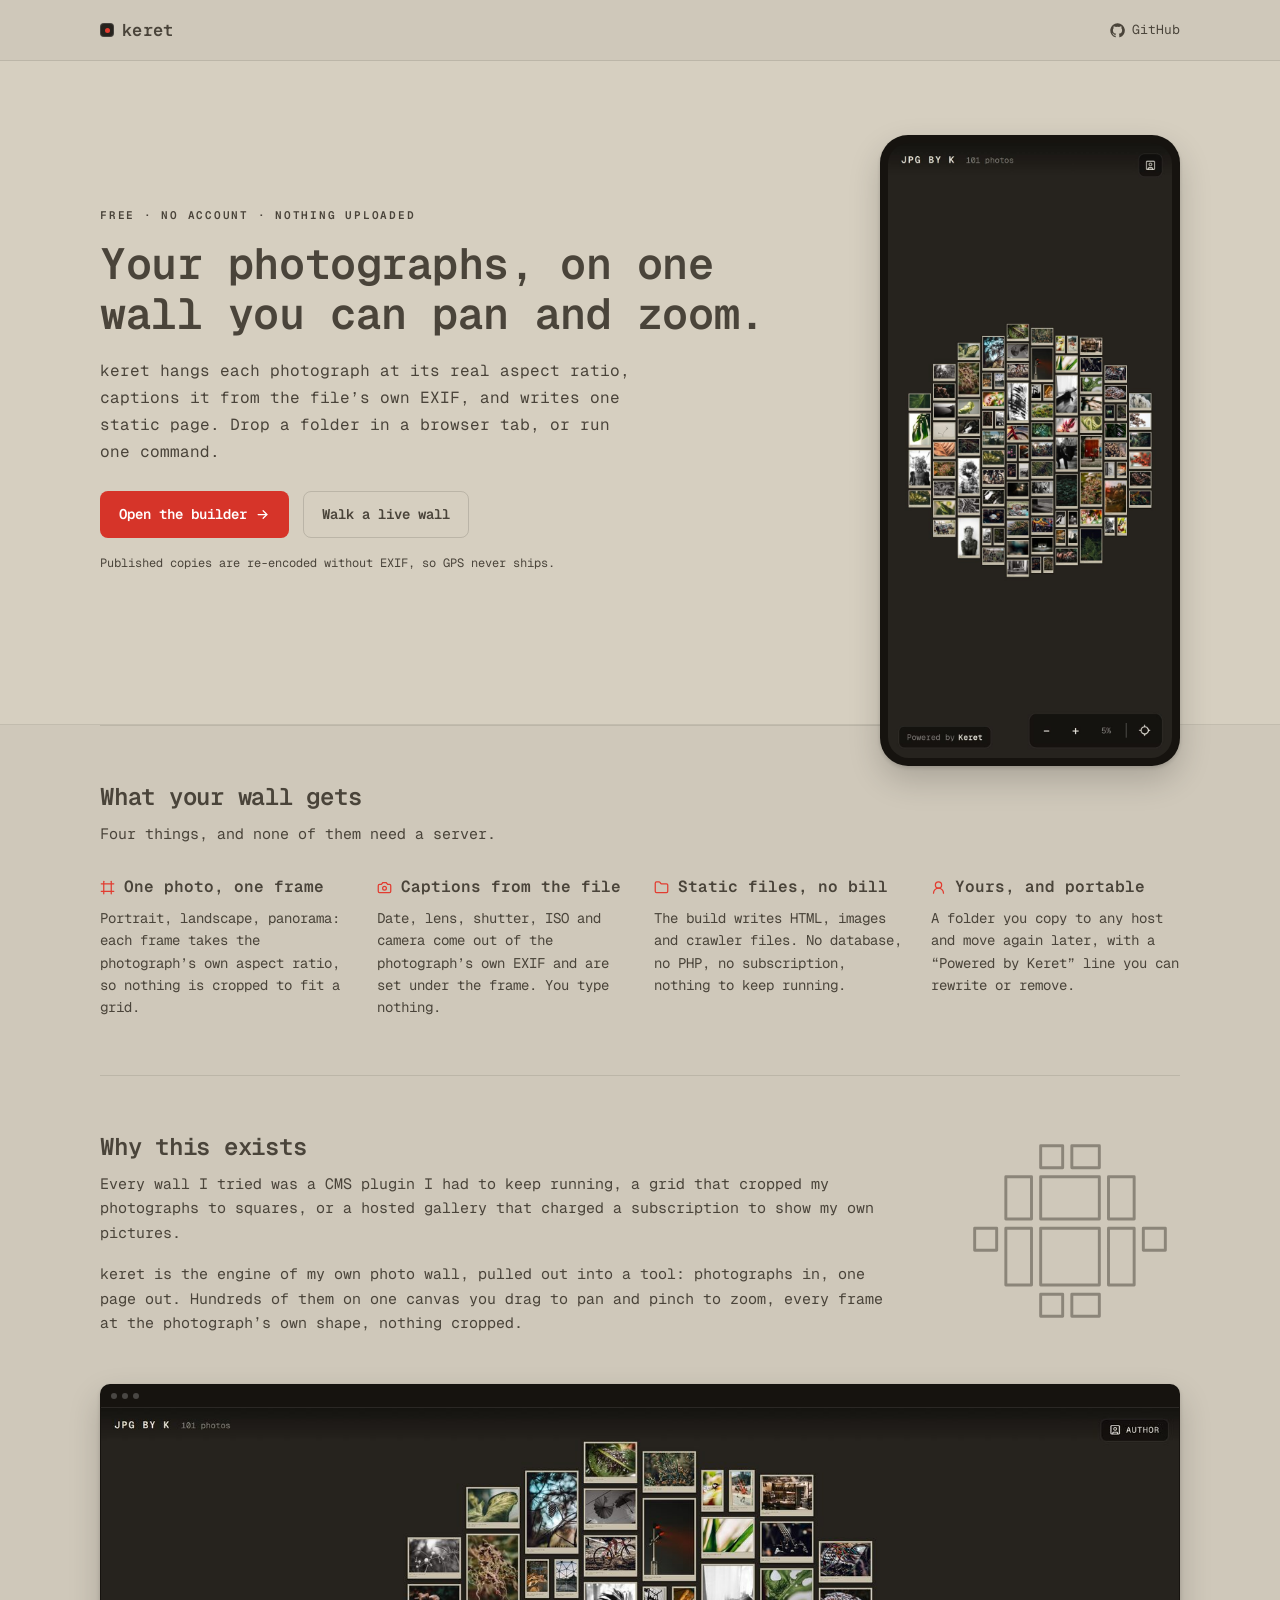
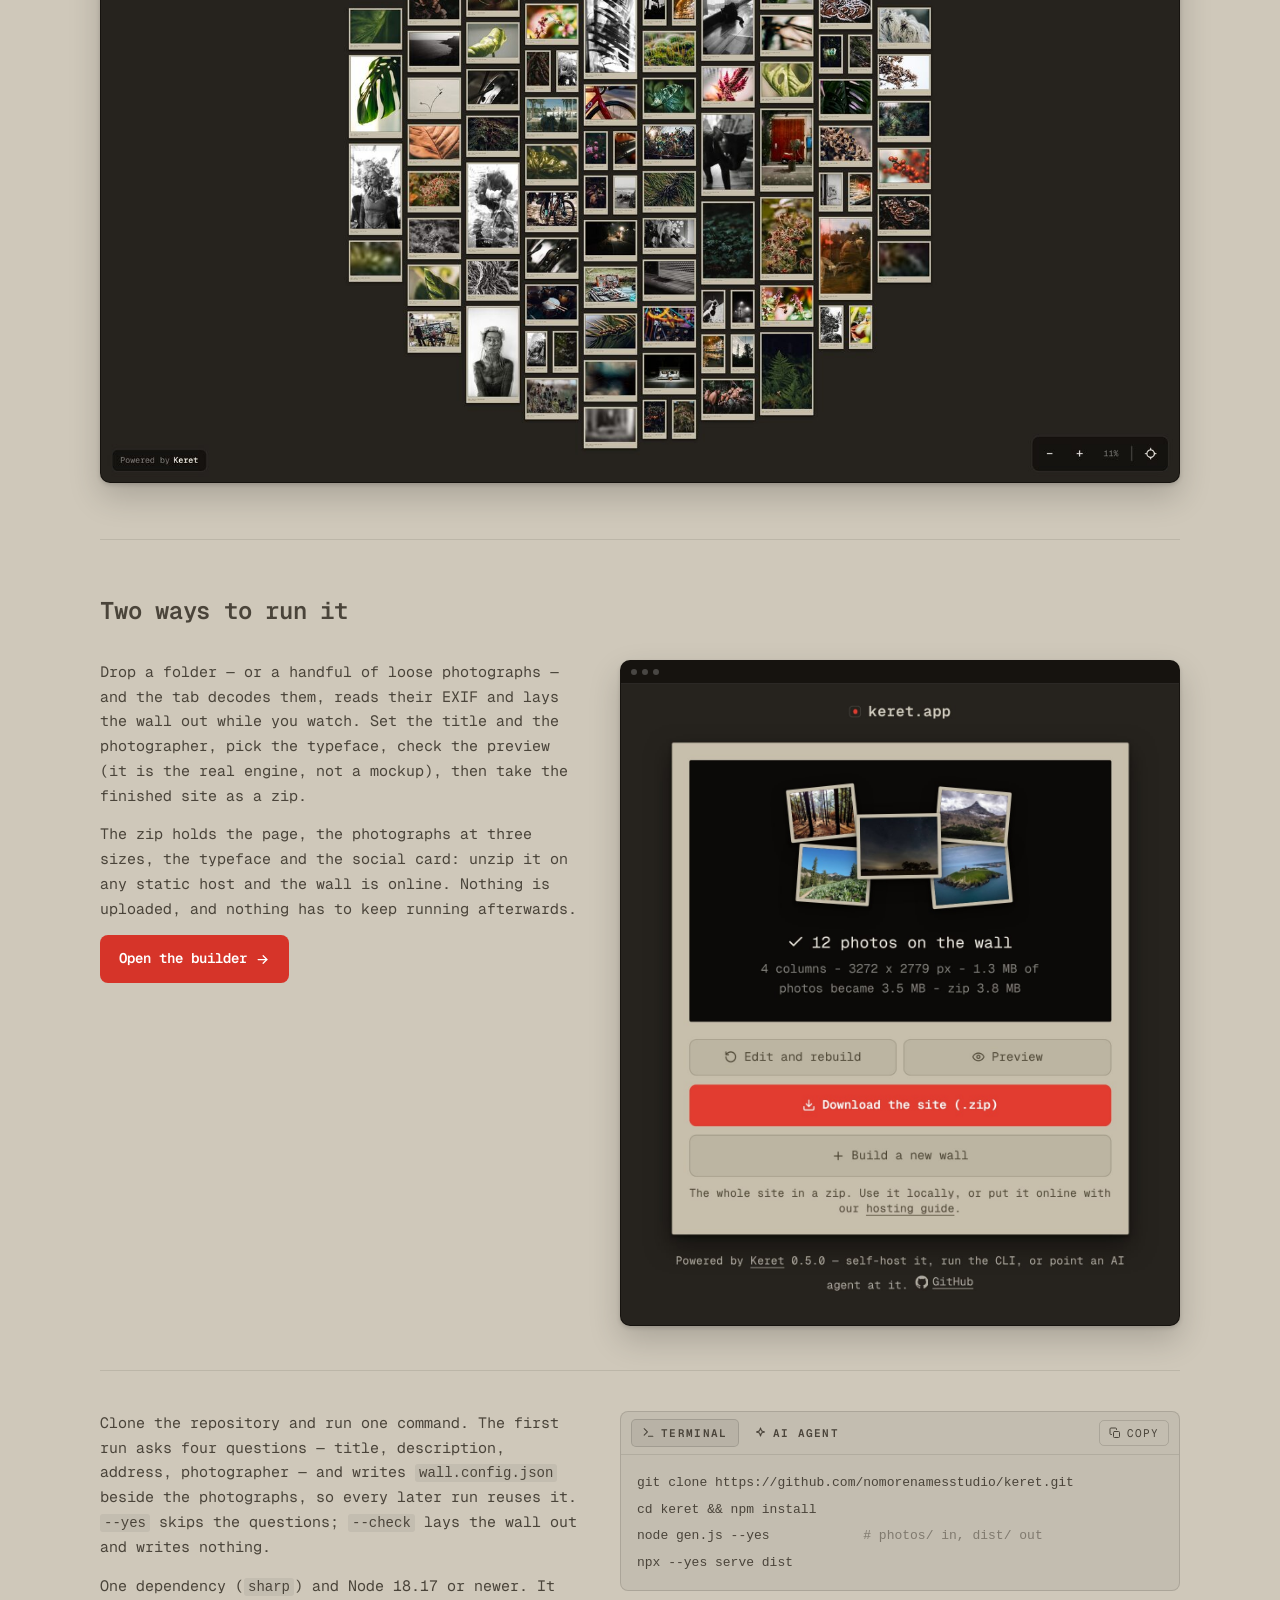
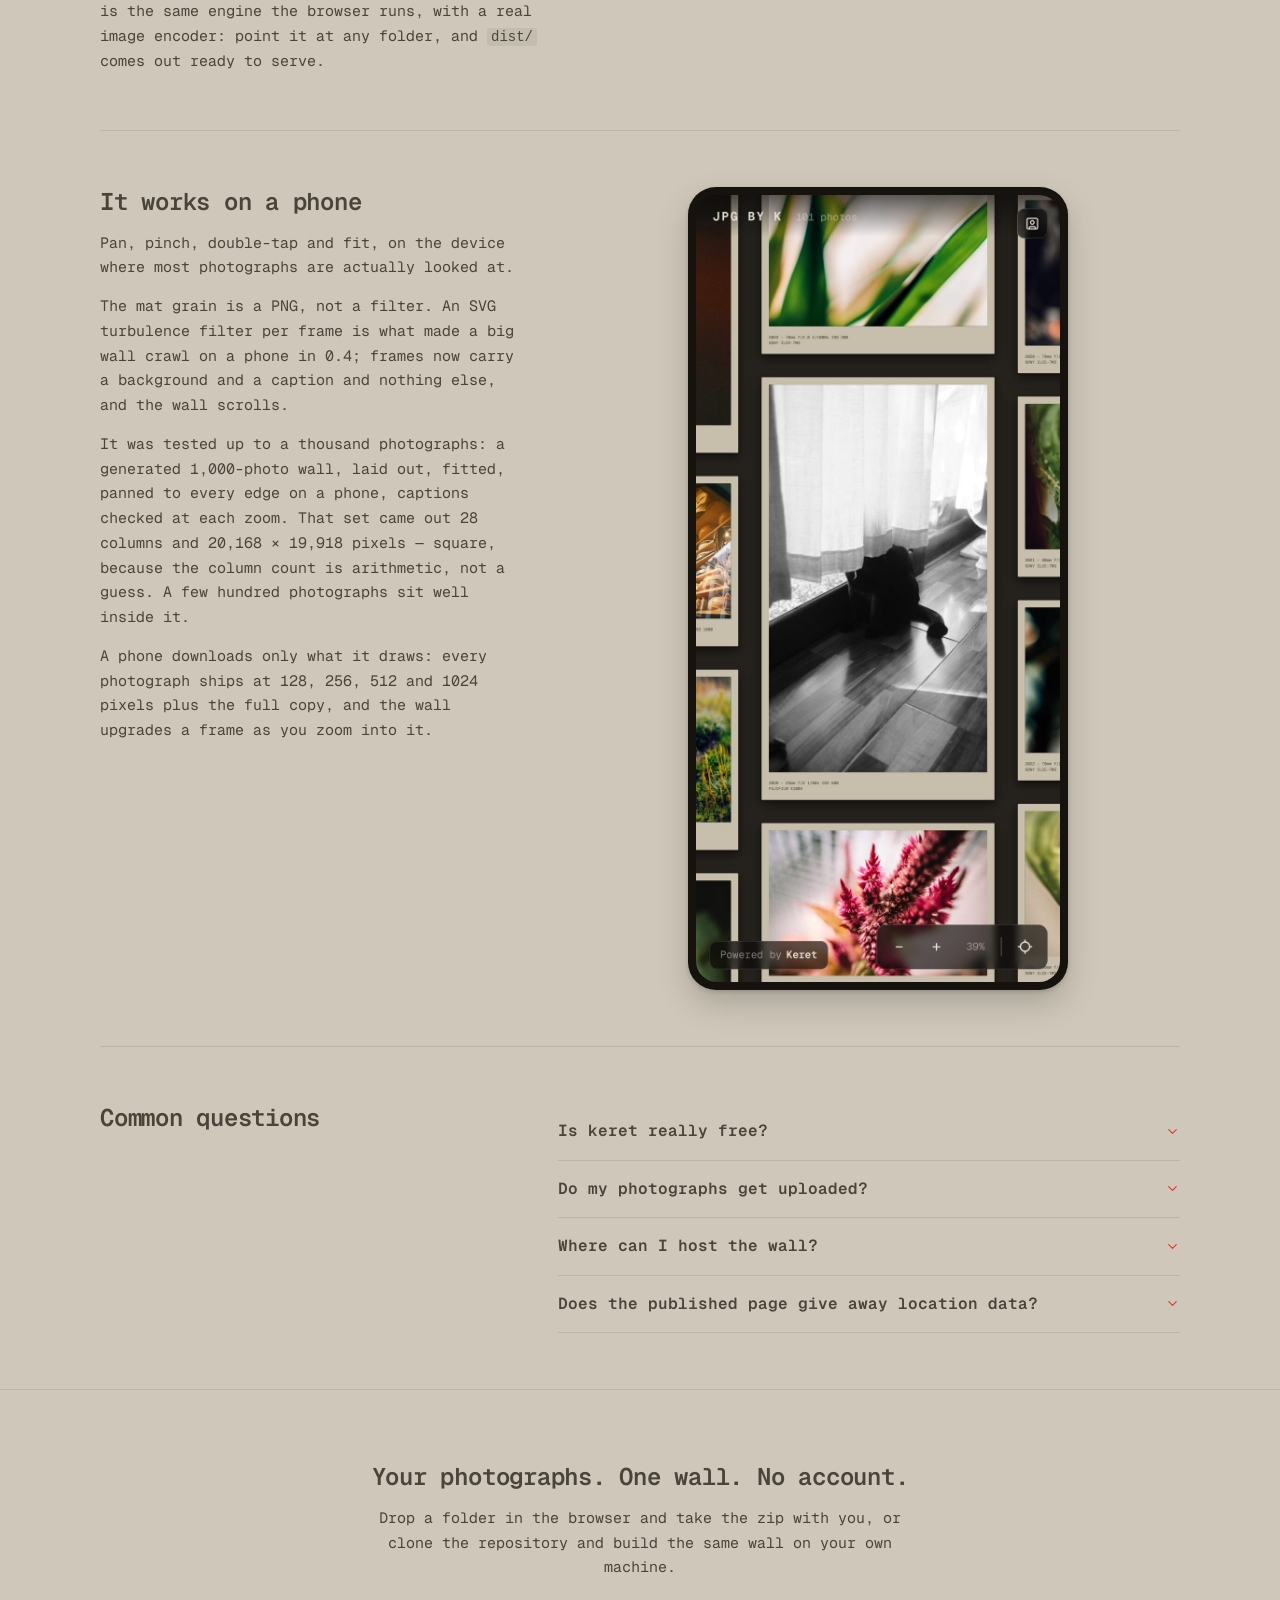
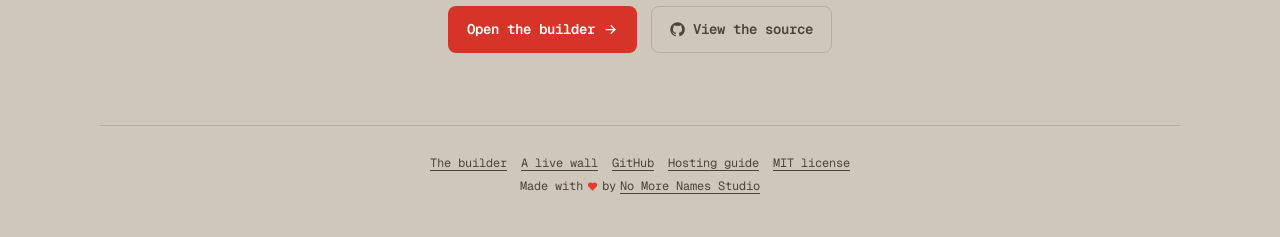
<file: web/index.html>
<!doctype html>
<html lang="en">
<head>
<meta charset="utf-8">
<meta name="viewport" content="width=device-width, initial-scale=1">
<title>keret — a free photo wall builder for your own photographs</title>
<meta name="description" content="Turn a folder of photographs into one static page you can pan and zoom, each frame captioned from the file's own EXIF. Free, MIT, no account, nothing uploaded.">
<meta name="color-scheme" content="light dark">
<meta name="theme-color" content="#26231e">
<link rel="canonical" href="https://keret.nomorenames.studio/">
<link rel="icon" href="data:image/svg+xml,%3Csvg xmlns='http://www.w3.org/2000/svg' viewBox='0 0 64 64'%3E%3Crect width='64' height='64' rx='14' fill='%2326231e'/%3E%3Ccircle cx='32' cy='32' r='10' fill='%23e23c30'/%3E%3C/svg%3E">
<link rel="apple-touch-icon" href="apple-touch-icon.png">
<link rel="stylesheet" href="landing.css">
<meta property="og:type" content="website">
<meta property="og:site_name" content="keret">
<meta property="og:title" content="keret — a free photo wall builder for your own photographs">
<meta property="og:description" content="Turn a folder of photographs into one static page you can pan and zoom, each frame captioned from the file's own EXIF. Free, MIT, no account, nothing uploaded.">
<meta property="og:url" content="https://keret.nomorenames.studio/">
<meta property="og:image" content="https://keret.nomorenames.studio/shots/wall-og.jpg">
<meta property="og:image:width" content="1200">
<meta property="og:image:height" content="630">
<meta property="og:image:alt" content="Photographs of different sizes, framed and hung together on a dark wall, each captioned with its camera, lens, shutter and ISO">
<meta name="twitter:card" content="summary_large_image">
<meta name="twitter:title" content="keret — a free photo wall builder">
<meta name="twitter:description" content="A folder of photographs becomes one static page you pan and zoom. Free, MIT, nothing uploaded.">
<meta name="twitter:image" content="https://keret.nomorenames.studio/shots/wall-og.jpg">
<script type="application/ld+json">{"@context":"https://schema.org","@type":"SoftwareApplication","name":"keret","description":"A free, open-source photo wall builder: a folder of photographs becomes one static page you pan and zoom, with captions read from each file's own EXIF.","applicationCategory":"MultimediaApplication","operatingSystem":"Web","url":"https://keret.nomorenames.studio/","offers":{"@type":"Offer","price":"0","priceCurrency":"USD"},"license":"https://github.com/nomorenamesstudio/keret/blob/main/LICENSE","codeRepository":"https://github.com/nomorenamesstudio/keret","author":{"@type":"Person","name":"K","url":"https://nomorenames.studio"}}</script>
<script type="application/ld+json">{"@context":"https://schema.org","@type":"FAQPage","mainEntity":[{"@type":"Question","name":"Is keret really free?","acceptedAnswer":{"@type":"Answer","text":"Yes. MIT license, no account, no paid tier and no upsell. The only cost is hosting, and static files run on a free tier of GitHub Pages, Cloudflare Pages or Netlify."}},{"@type":"Question","name":"Do my photographs get uploaded?","acceptedAnswer":{"@type":"Answer","text":"No. The builder decodes them in the browser tab and builds the zip there, and the command line does the same work on your machine. There is nowhere to send them."}},{"@type":"Question","name":"Where can I host the wall?","acceptedAnswer":{"@type":"Answer","text":"Any static host: GitHub Pages, Cloudflare Pages, Netlify or your own nginx. The hosting guide covers all four, custom domain included."}},{"@type":"Question","name":"Does the published page give away location data?","acceptedAnswer":{"@type":"Answer","text":"No. Every published copy is re-encoded without EXIF, so GPS coordinates cannot ship — the wall carries the caption text and nothing else."}}]}</script>
</head>
<body>

<header class="site-head">
  <div class="wrap site-head-inner">
    <a class="brand" href="./"><span class="mark" aria-hidden="true"></span>keret</a>
    <nav class="site-nav">
      <a class="nav-link" href="https://github.com/nomorenamesstudio/keret" target="_blank" rel="noopener noreferrer"><svg viewBox="0 0 24 24" fill="currentColor" aria-hidden="true"><path d="M12 .5a11.5 11.5 0 0 0-3.64 22.42c.58.1.79-.25.79-.55v-2.1c-3.2.7-3.88-1.36-3.88-1.36-.53-1.34-1.29-1.7-1.29-1.7-1.05-.72.08-.7.08-.7 1.16.08 1.77 1.2 1.77 1.2 1.03 1.77 2.71 1.26 3.37.96.1-.75.4-1.26.73-1.55-2.56-.29-5.25-1.28-5.25-5.7 0-1.26.45-2.29 1.19-3.1-.12-.29-.52-1.46.11-3.05 0 0 .96-.31 3.16 1.18a10.9 10.9 0 0 1 5.76 0c2.2-1.49 3.16-1.18 3.16-1.18.63 1.59.23 2.76.11 3.05.74.81 1.19 1.84 1.19 3.1 0 4.43-2.7 5.4-5.27 5.69.41.36.78 1.06.78 2.14v3.17c0 .3.21.66.8.55A11.5 11.5 0 0 0 12 .5Z"/></svg>GitHub</a>
    </nav>
  </div>
</header>

<main>

  <section class="hero-band">
    <div class="hero wrap">
    <div class="copy">
      <p class="eyebrow">Free &middot; no account &middot; nothing uploaded</p>
      <h1>Your photographs, on one wall you can pan and zoom.</h1>
      <p class="lede">
        keret hangs each photograph at its real aspect ratio, captions it from the
        file&rsquo;s own EXIF, and writes one static page. Drop a folder in a browser
        tab, or run one command.
      </p>
      <p class="actions">
        <a class="btn primary" href="app/">Open the builder<svg viewBox="0 0 24 24" fill="none" stroke="currentColor" stroke-width="2" stroke-linecap="round" stroke-linejoin="round" aria-hidden="true"><path d="M5 12h14"/><path d="m13 6 6 6-6 6"/></svg></a>
        <a class="btn" href="https://jpg.krisztian.wtf/" target="_blank" rel="noopener noreferrer">Walk a live wall</a>
      </p>
      <p class="tiny">Published copies are re-encoded without EXIF, so GPS never ships.</p>
    </div>
    <figure class="hero-shot">
      <div class="frame-phone">
        <img src="shots/phone-fit.jpg" width="780" height="1688" fetchpriority="high"
          alt="A keret wall on a phone, zoomed out to the whole wall: every framed photograph visible at once, each with its caption, and the zoom controls in reach of a thumb">
      </div>
    </figure>
    </div>
  </section>

  <section class="wrap" id="what">
    <div class="section-head">
      <h2>What your wall gets</h2>
      <p>Four things, and none of them need a server.</p>
    </div>
    <ul class="cards">
      <li>
        <h3><svg viewBox="0 0 24 24" fill="none" stroke="currentColor" stroke-width="2" stroke-linecap="round" stroke-linejoin="round" aria-hidden="true"><line x1="22" y1="6" x2="2" y2="6"/><line x1="22" y1="18" x2="2" y2="18"/><line x1="6" y1="2" x2="6" y2="22"/><line x1="18" y1="2" x2="18" y2="22"/></svg>One photo, one frame</h3>
        <p>Portrait, landscape, panorama: each frame takes the photograph&rsquo;s own aspect ratio, so nothing is cropped to fit a grid.</p>
      </li>
      <li>
        <h3><svg viewBox="0 0 24 24" fill="none" stroke="currentColor" stroke-width="2" stroke-linecap="round" stroke-linejoin="round" aria-hidden="true"><path d="M14.5 4h-5L7 7H4a2 2 0 0 0-2 2v9a2 2 0 0 0 2 2h16a2 2 0 0 0 2-2V9a2 2 0 0 0-2-2h-3l-2.5-3z"/><circle cx="12" cy="13" r="3"/></svg>Captions from the file</h3>
        <p>Date, lens, shutter, ISO and camera come out of the photograph&rsquo;s own EXIF and are set under the frame. You type nothing.</p>
      </li>
      <li>
        <h3><svg viewBox="0 0 24 24" fill="none" stroke="currentColor" stroke-width="2" stroke-linecap="round" stroke-linejoin="round" aria-hidden="true"><path d="M20 20a2 2 0 0 0 2-2V8a2 2 0 0 0-2-2h-7.9a2 2 0 0 1-1.69-.9L9.6 3.9A2 2 0 0 0 7.93 3H4a2 2 0 0 0-2 2v13a2 2 0 0 0 2 2Z"/></svg>Static files, no bill</h3>
        <p>The build writes HTML, images and crawler files. No database, no PHP, no subscription, nothing to keep running.</p>
      </li>
      <li>
        <h3><svg viewBox="0 0 24 24" fill="none" stroke="currentColor" stroke-width="2" stroke-linecap="round" stroke-linejoin="round" aria-hidden="true"><circle cx="12" cy="8" r="5"/><path d="M20 21a8 8 0 0 0-16 0"/></svg>Yours, and portable</h3>
        <p>A folder you copy to any host and move again later, with a &ldquo;Powered by Keret&rdquo; line you can rewrite or remove.</p>
      </li>
    </ul>
  </section>

  <section class="wrap" id="why">
    <div class="why">
      <div class="why-text">
        <div class="section-head">
          <h2>Why this exists</h2>
          <p class="first">Every wall I tried was a CMS plugin I had to keep running, a grid that cropped my photographs to squares, or a hosted gallery that charged a subscription to show my own pictures.</p>
        </div>
        <p class="why-more">keret is the engine of my own photo wall, pulled out into a tool: photographs in, one page out. Hundreds of them on one canvas you drag to pan and pinch to zoom, every frame at the photograph&rsquo;s own shape, nothing cropped.</p>
      </div>
      <div class="why-art" aria-hidden="true">
        <svg viewBox="0 0 120 100" fill="none" stroke="currentColor" stroke-width="1.6" stroke-linejoin="round" stroke-linecap="round"><path d="M44 2h12v12H44z M61 2h15v12H61z M25 19h14v23H25z M44 19h32v23H44z M81 19h14v23H81z M8 47h12v12H8z M25 47h14v31H25z M44 47h32v31H44z M81 47h14v31H81z M100 47h12v12h-12z M44 83h12v12H44z M61 83h15v12H61z"/></svg>
      </div>
    </div>
    <figure class="band">
      <div class="frame">
        <div class="frame-bar" aria-hidden="true"><span class="frame-dot"></span><span class="frame-dot"></span><span class="frame-dot"></span></div>
        <img src="shots/wall-fit.jpg" width="1600" height="1000" loading="lazy"
          alt="A wall of framed photographs of different shapes, hung together on a dark wall">
      </div>
    </figure>
  </section>





  <section class="wrap" id="how">
    <div class="section-head">
      <h2>Two ways to run it</h2>
    </div>

    <div class="way">
      <div class="way-copy">
        <p>Drop a folder &mdash; or a handful of loose photographs &mdash; and the tab decodes them, reads their EXIF and lays the wall out while you watch. Set the title and the photographer, pick the typeface, check the preview (it is the real engine, not a mockup), then take the finished site as a zip.</p>
        <p>The zip holds the page, the photographs at three sizes, the typeface and the social card: unzip it on any static host and the wall is online. Nothing is uploaded, and nothing has to keep running afterwards.</p>
        <p class="way-link"><a class="btn primary" href="app/">Open the builder<svg viewBox="0 0 24 24" fill="none" stroke="currentColor" stroke-width="2" stroke-linecap="round" stroke-linejoin="round" aria-hidden="true"><path d="M5 12h14"/><path d="m13 6 6 6-6 6"/></svg></a></p>
      </div>
      <div class="way-visual">
        <div class="frame">
          <div class="frame-bar" aria-hidden="true"><span class="frame-dot"></span><span class="frame-dot"></span><span class="frame-dot"></span></div>
          <img class="app-shot" src="shots/app-built.jpg" width="1280" height="1470" loading="lazy"
            alt="The keret builder after a build: twelve photographs on a miniature wall, the wall's size and weight, and a Download the site (.zip) button">
        </div>
      </div>
    </div>

    <div class="way">
      <div class="way-copy">
        <p>Clone the repository and run one command. The first run asks four questions &mdash; title, description, address, photographer &mdash; and writes <code>wall.config.json</code> beside the photographs, so every later run reuses it. <code>--yes</code> skips the questions; <code>--check</code> lays the wall out and writes nothing.</p>
        <p>One dependency (<code>sharp</code>) and Node 18.17 or newer. It is the same engine the browser runs, with a real image encoder: point it at any folder, and <code>dist/</code> comes out ready to serve.</p>
      </div>
      <div class="way-visual">
        <div class="cmd" data-tabs>
          <div class="cmd-bar" role="tablist" aria-label="Running it yourself">
            <button type="button" class="cmd-tab is-on" role="tab" id="tab-terminal" aria-selected="true"
              aria-controls="panel-terminal" data-tab="panel-terminal"><svg viewBox="0 0 24 24" fill="none" stroke="currentColor" stroke-width="2" stroke-linecap="round" stroke-linejoin="round" aria-hidden="true"><path d="m4 17 6-6-6-6"/><path d="M12 19h8"/></svg>Terminal</button>
            <button type="button" class="cmd-tab" role="tab" id="tab-agent" aria-selected="false" tabindex="-1"
              aria-controls="panel-agent" data-tab="panel-agent"><svg viewBox="0 0 24 24" fill="none" stroke="currentColor" stroke-width="2" stroke-linecap="round" stroke-linejoin="round" aria-hidden="true"><path d="M12 3.5 13.9 9l5.6 1.9-5.6 1.9L12 18.5l-1.9-5.7L4.5 10.9 10.1 9 12 3.5Z"/></svg>AI agent</button>
            <button type="button" class="cmd-copy" data-copy-panel><svg viewBox="0 0 24 24" fill="none" stroke="currentColor" stroke-width="2" stroke-linecap="round" stroke-linejoin="round" aria-hidden="true"><rect x="9" y="9" width="12" height="12" rx="2"/><path d="M5 15H4a2 2 0 0 1-2-2V4a2 2 0 0 1 2-2h9a2 2 0 0 1 2 2v1"/></svg><span data-copy-label>Copy</span></button>
          </div>
          <div id="panel-terminal" role="tabpanel" aria-labelledby="tab-terminal">
            <pre><code id="cmd-cli">git clone https://github.com/nomorenamesstudio/keret.git
cd keret &amp;&amp; npm install
node gen.js --yes            <span class="c"># photos/ in, dist/ out</span>
npx --yes serve dist</code></pre>
          </div>
          <div id="panel-agent" role="tabpanel" aria-labelledby="tab-agent" hidden>
            <pre><code id="cmd-agent">Install keret, a photo wall builder: https://github.com/nomorenamesstudio/keret
Clone it and run npm install.

Ask me which folder my photographs are in — do not guess the path. Then ask for
the wall title, the photographer name, the site URL and the typeface, write them
into wall.config.json and author.json, and run `node gen.js`.

When the build finishes, read docs/HOSTING.md and walk me through publishing
dist/ to the host I pick, custom domain included.</code></pre>
          </div>
        </div>
      </div>
    </div>
  </section>

  <section class="wrap" id="phone">
    <div class="split">
      <div class="split-aside">
        <h2>It works on a phone</h2>
        <p class="aside-lede">Pan, pinch, double-tap and fit, on the device where most photographs are actually looked at.</p>
        <p>The mat grain is a PNG, not a filter. An SVG turbulence filter per frame is what made a big wall crawl on a phone in 0.4; frames now carry a background and a caption and nothing else, and the wall scrolls.</p>
        <p>It was tested up to a thousand photographs: a generated 1,000-photo wall, laid out, fitted, panned to every edge on a phone, captions checked at each zoom. That set came out 28 columns and 20,168 &times; 19,918 pixels &mdash; square, because the column count is arithmetic, not a guess. A few hundred photographs sit well inside it.</p>
        <p>A phone downloads only what it draws: every photograph ships at 128, 256, 512 and 1024 pixels plus the full copy, and the wall upgrades a frame as you zoom into it.</p>
      </div>

      <div class="split-body">
        <figure class="figure figure-phone">
          <div class="frame-phone">
            <img src="shots/phone-hero.jpg" width="780" height="1688" loading="lazy"
              alt="The wall on a phone at 39 percent: one portrait frame centred on the screen with its caption, the frames either side peeking in">
          </div>
        </figure>
      </div>
    </div>
  </section>

  <section class="wrap" id="faq">
    <div class="faq">
      <div class="section-head">
        <h2>Common questions</h2>
      </div>
      <div>
        <details>
          <summary><span>Is keret really free?</span><svg class="chev" viewBox="0 0 24 24" fill="none" stroke="currentColor" stroke-width="2" stroke-linecap="round" stroke-linejoin="round" aria-hidden="true"><path d="m6 9 6 6 6-6"/></svg></summary>
          <p>Yes. MIT license, no account, no paid tier and no upsell. The only cost is hosting, and static files run on a free tier of GitHub Pages, Cloudflare Pages or Netlify.</p>
        </details>
        <details>
          <summary><span>Do my photographs get uploaded?</span><svg class="chev" viewBox="0 0 24 24" fill="none" stroke="currentColor" stroke-width="2" stroke-linecap="round" stroke-linejoin="round" aria-hidden="true"><path d="m6 9 6 6 6-6"/></svg></summary>
          <p>No. The builder decodes them in the browser tab and builds the zip there, and the command line does the same work on your machine. There is nowhere to send them.</p>
        </details>
        <details>
          <summary><span>Where can I host the wall?</span><svg class="chev" viewBox="0 0 24 24" fill="none" stroke="currentColor" stroke-width="2" stroke-linecap="round" stroke-linejoin="round" aria-hidden="true"><path d="m6 9 6 6 6-6"/></svg></summary>
          <p>Any static host: GitHub Pages, Cloudflare Pages, Netlify or your own nginx. The <a href="hosting.html">hosting guide</a> covers all four, custom domain included.</p>
        </details>
        <details>
          <summary><span>Does the published page give away location data?</span><svg class="chev" viewBox="0 0 24 24" fill="none" stroke="currentColor" stroke-width="2" stroke-linecap="round" stroke-linejoin="round" aria-hidden="true"><path d="m6 9 6 6 6-6"/></svg></summary>
          <p>No. Every published copy is re-encoded without EXIF, so GPS coordinates cannot ship &mdash; the wall carries the caption text and nothing else.</p>
        </details>
      </div>
    </div>
  </section>

  <section class="closing">
    <div class="wrap">
      <h2>Your photographs. One wall. No account.</h2>
      <p>Drop a folder in the browser and take the zip with you, or clone the repository and build the same wall on your own machine.</p>
      <p class="actions">
        <a class="btn primary" href="app/">Open the builder<svg viewBox="0 0 24 24" fill="none" stroke="currentColor" stroke-width="2" stroke-linecap="round" stroke-linejoin="round" aria-hidden="true"><path d="M5 12h14"/><path d="m13 6 6 6-6 6"/></svg></a>
        <a class="btn" href="https://github.com/nomorenamesstudio/keret" target="_blank" rel="noopener noreferrer"><svg viewBox="0 0 24 24" fill="currentColor" aria-hidden="true"><path d="M12 .5a11.5 11.5 0 0 0-3.64 22.42c.58.1.79-.25.79-.55v-2.1c-3.2.7-3.88-1.36-3.88-1.36-.53-1.34-1.29-1.7-1.29-1.7-1.05-.72.08-.7.08-.7 1.16.08 1.77 1.2 1.77 1.2 1.03 1.77 2.71 1.26 3.37.96.1-.75.4-1.26.73-1.55-2.56-.29-5.25-1.28-5.25-5.7 0-1.26.45-2.29 1.19-3.1-.12-.29-.52-1.46.11-3.05 0 0 .96-.31 3.16 1.18a10.9 10.9 0 0 1 5.76 0c2.2-1.49 3.16-1.18 3.16-1.18.63 1.59.23 2.76.11 3.05.74.81 1.19 1.84 1.19 3.1 0 4.43-2.7 5.4-5.27 5.69.41.36.78 1.06.78 2.14v3.17c0 .3.21.66.8.55A11.5 11.5 0 0 0 12 .5Z"/></svg>View the source</a>
      </p>
    </div>
  </section>

</main>

<footer class="site-foot wrap">
  <p class="links">
    <a href="app/">The builder</a>
    <a href="https://jpg.krisztian.wtf/">A live wall</a>
    <a href="https://github.com/nomorenamesstudio/keret">GitHub</a>
    <a href="hosting.html">Hosting guide</a>
    <a href="https://github.com/nomorenamesstudio/keret/blob/main/LICENSE">MIT license</a>
  </p>
  <p class="credit">Made with <svg class="heart" viewBox="0 0 24 24" fill="currentColor" aria-hidden="true"><path d="M19 14c1.49-1.46 3-3.21 3-5.5A5.5 5.5 0 0 0 16.5 3c-1.76 0-3 .5-4.5 2-1.5-1.5-2.74-2-4.5-2A5.5 5.5 0 0 0 2 8.5c0 2.3 1.5 4.05 3 5.5l7 7Z"/></svg> by <a href="https://nomorenames.studio">No More Names Studio</a></p>
</footer>

<script src="copy.js"></script>
</body>
</html>
</file>
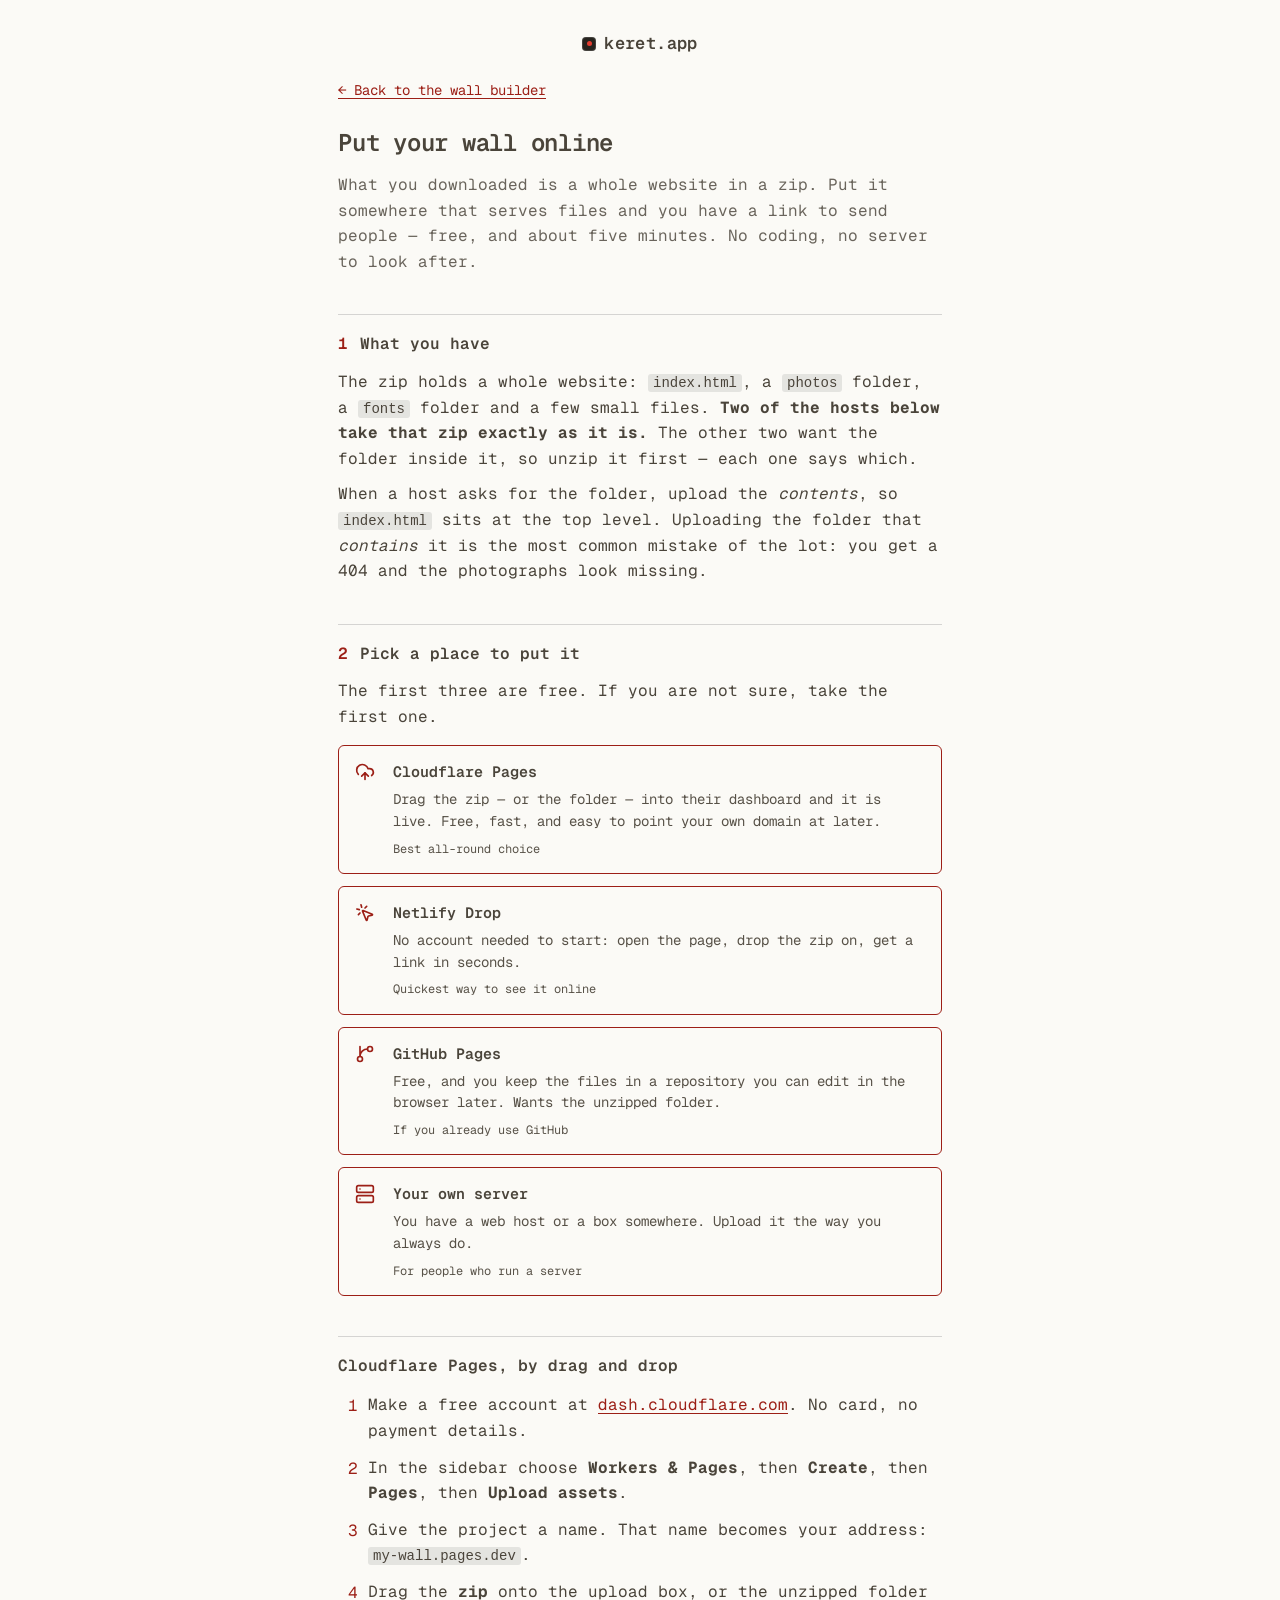
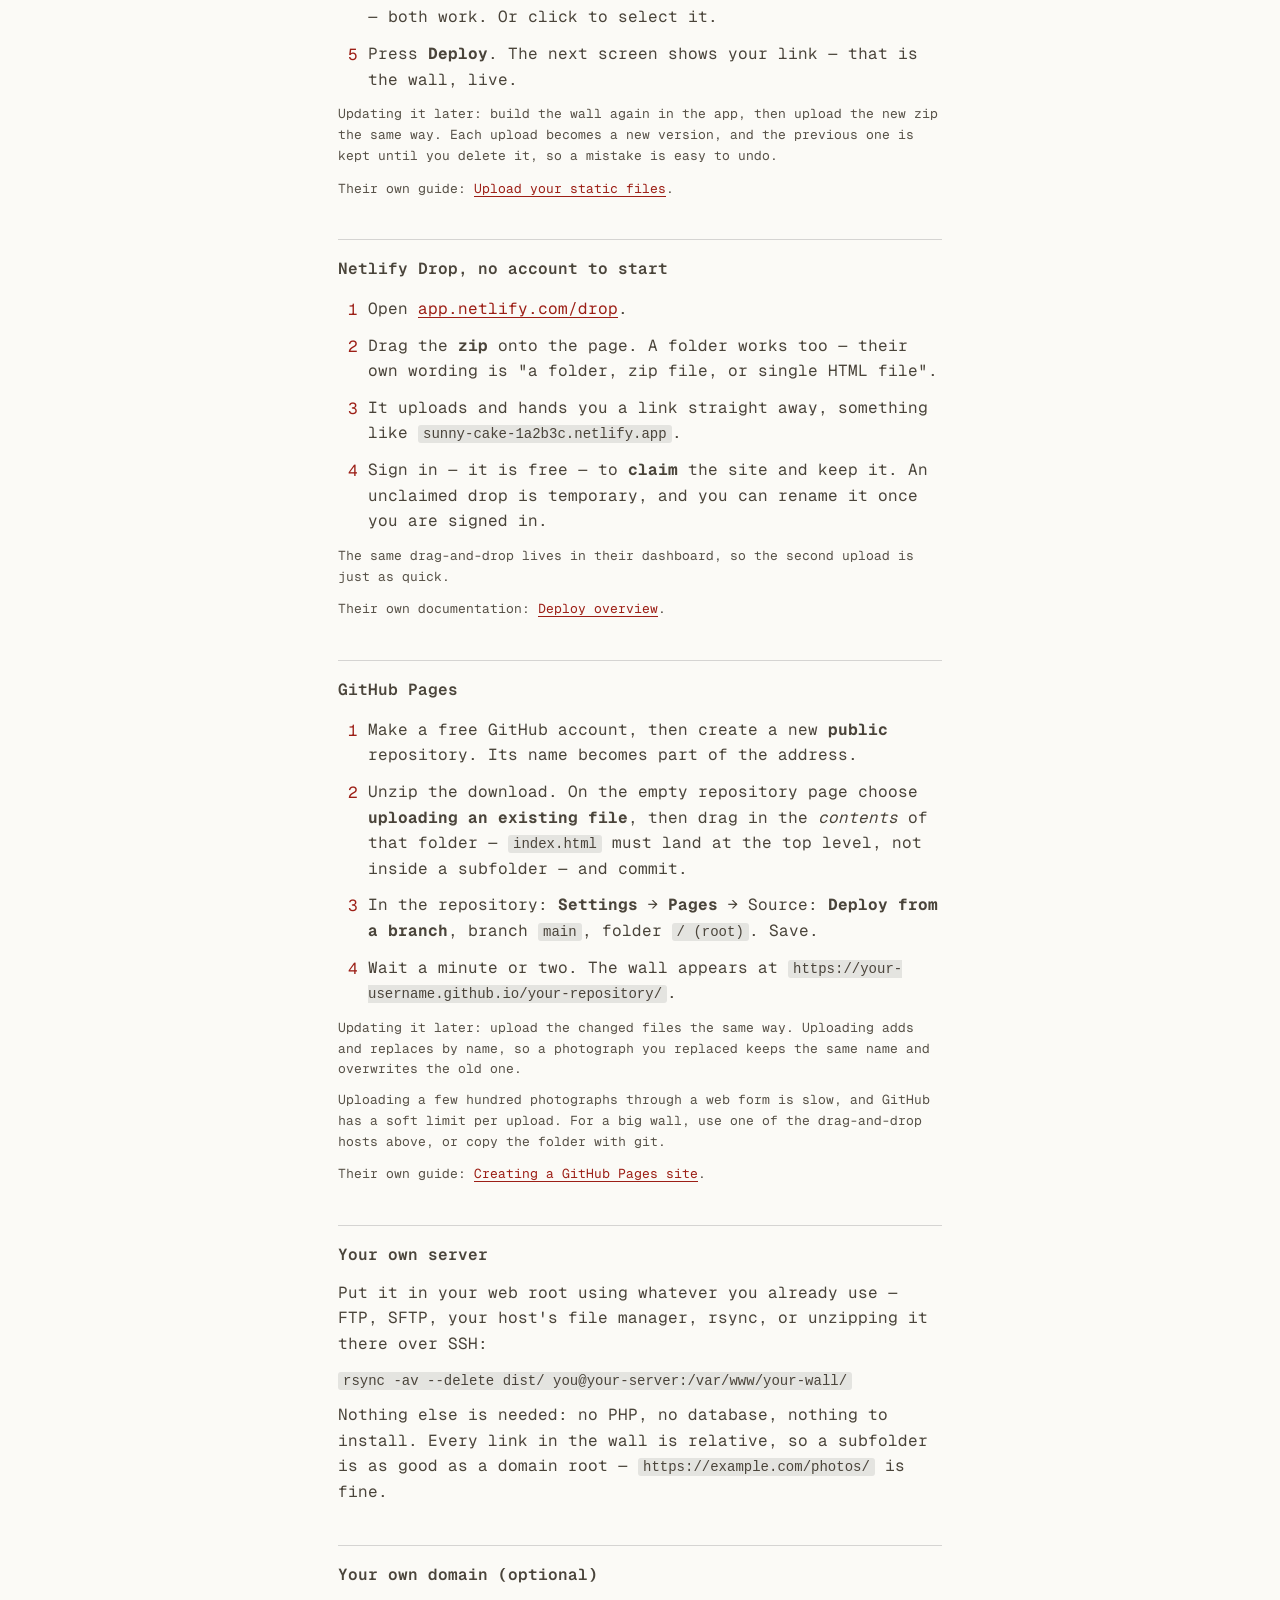
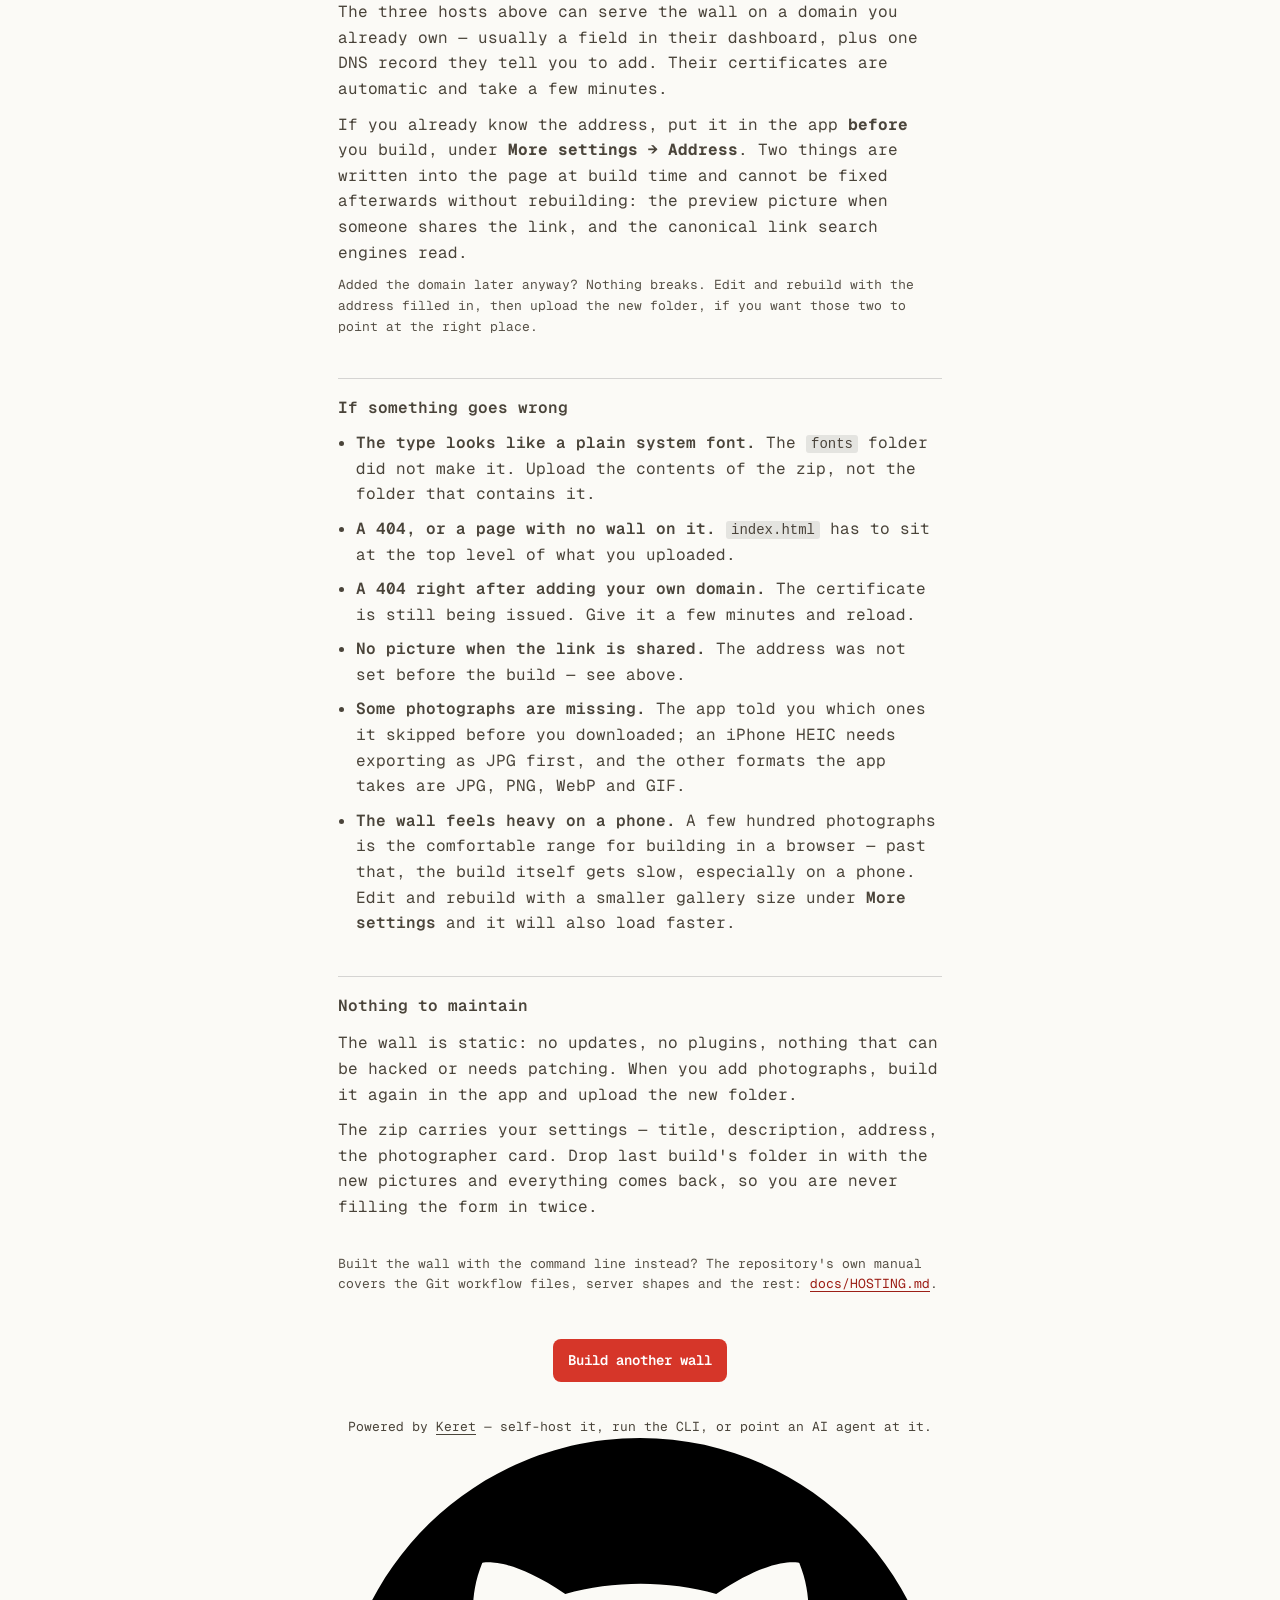
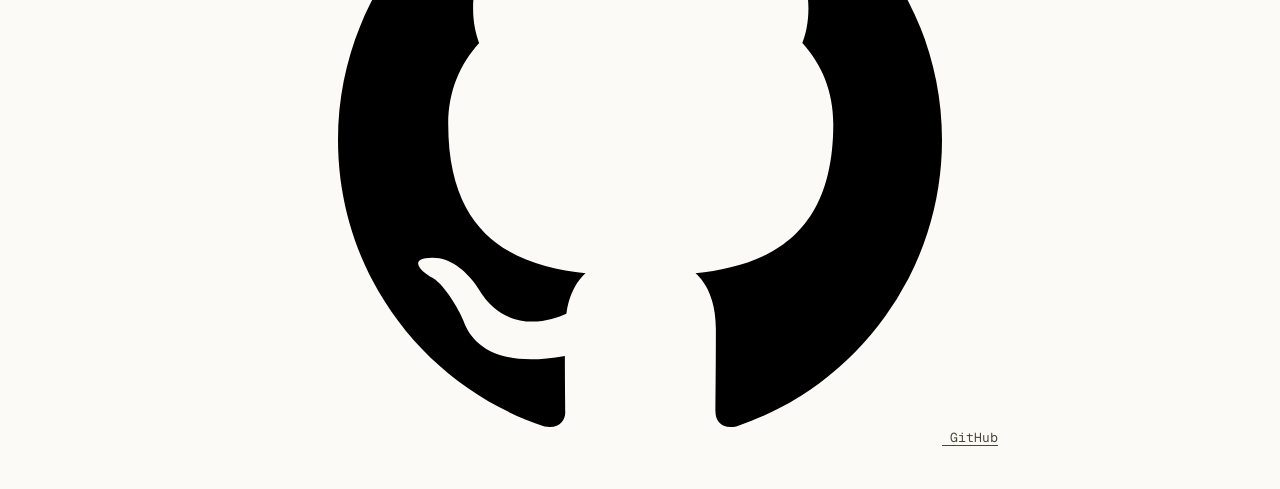
<file: web/hosting.html>
<!doctype html>
<html lang="en">
<head>
<meta charset="utf-8">
<meta name="viewport" content="width=device-width, initial-scale=1">
<title>Put your wall online — keret.app</title>
<meta name="description" content="The zip is a complete website. Drag it onto a free host and you have a link to share — step by step, no jargon.">
<meta name="color-scheme" content="light dark">
<meta name="theme-color" content="#26231e">
<link rel="canonical" href="https://keret.nomorenames.studio/hosting">
<link rel="icon" href="data:image/svg+xml,%3Csvg xmlns='http://www.w3.org/2000/svg' viewBox='0 0 64 64'%3E%3Crect width='64' height='64' rx='14' fill='%2326231e'/%3E%3Ccircle cx='32' cy='32' r='10' fill='%23e23c30'/%3E%3C/svg%3E">
<link rel="apple-touch-icon" href="apple-touch-icon.png">
<link rel="stylesheet" href="app.css">
<meta property="og:type" content="article">
<meta property="og:site_name" content="keret">
<meta property="og:title" content="Put your keret wall online">
<meta property="og:description" content="Drag the folder onto a free host, get a link. Four ways, with the steps and the things that go wrong.">
<meta property="og:url" content="https://keret.nomorenames.studio/hosting">
<meta property="og:image" content="https://keret.nomorenames.studio/og.png">
<meta property="og:image:width" content="1200">
<meta property="og:image:height" content="630">
<meta property="og:image:alt" content="keret.app on a dark wall: drop a folder, get a photo wall, with three framed photographs stacked beside it">
<meta name="twitter:card" content="summary_large_image">
<meta name="twitter:title" content="Put your keret wall online">
<meta name="twitter:description" content="Drag the folder onto a free host, get a link. Four ways, with the steps and the things that go wrong.">
<meta name="twitter:image" content="https://keret.nomorenames.studio/og.png">
<style>
  /* This page wears the app's clothes: app.css above carries the wall, the ink,
     the mat and the type. Only what a manual needs that the builder does not is
     here - a wider reading column, headed sections, numbered steps, chips for
     anything you type, and cards for the four ways in. */
  /* The accent, in a weight that reads as text: the pure #e23c30 measures 3.67:1
     on the dark wall and 2.56:1 on the light one, under the 4.5:1 body text wants.
     These two measure 6.15:1 and 4.82:1. */
  /* In light mode this page reads on the mat, not on the cappuccino wall: the
     same cream the frames are made of, flat, so the ink has room. Dark mode keeps
     the wall and its vignette. Page-scoped on purpose - the app itself is happy as
     it is. */
  @media (prefers-color-scheme: light) {
    :root { --wall: #fbfaf6; }
    #stage { background-image: none; }
  }

  :root { --link: #9c1f16; --quiet: #575147; }          /* --quiet: 4.72:1 on the light wall */
  @media (prefers-color-scheme: dark) { :root { --link: #ff7a6b; --quiet: #a49f94; } }  /* 5.94:1 */

  main { max-width: 40rem; gap: 0; }

  /* body links carry the accent; the footer's stay quiet on purpose */
  main a { color: var(--link); }
  main a:hover { text-decoration-thickness: 2px; }

  /* the wordmark, sized like the builder's, but not this page's heading */
  header .wordmark { color: var(--note); font-size: 1.0625rem; font-weight: 600; letter-spacing: .02em; }
  header .wordmark a { display: flex; align-items: center; gap: 8px; text-decoration: none; }

  .title { font-size: 1.5rem; font-weight: 600; letter-spacing: -.01em; color: var(--note); }
  .lead { margin-top: 10px; color: var(--note); opacity: .82; }
  .crumb { margin-bottom: 22px; font-size: 0.875rem; color: var(--quiet); }
  .crumb a { color: var(--link); }

  section { margin-top: 40px; }
  h2 {
    padding-top: 16px;
    border-top: 1px solid rgba(127, 127, 127, .3);
    font-size: 1rem;
    font-weight: 600;
    color: var(--note);
  }
  h2 .n {
    display: inline-block;
    width: 1.35rem;
    color: var(--link);
  }
  section p { margin-top: 12px; }
  section p + p { margin-top: 10px; }

  /* The four ways in: a red outline each, so they read as things you click rather
     than as paragraphs. The outline is --link rather than --accent because a
     boundary is a UI component and wants 3:1: the pure accent is 2.56:1 on the
     light wall, this pair is 6.15:1 and 4.82:1. */
  .picks { display: flex; flex-direction: column; gap: 12px; margin-top: 16px; }
  .pick {
    display: grid;
    grid-template-columns: 24px 1fr;
    gap: 14px;
    align-items: start;
    padding: 14px 16px;
    border: 1px solid var(--link);
    border-radius: 6px;
    text-decoration: none;
    transition: background .15s ease;
  }
  .pick:hover { background: rgba(127, 127, 127, .1); box-shadow: inset 0 0 0 1px var(--link); }
  .pick .ico { display: block; padding-top: 2px; color: var(--link); }
  .pick .ico svg { width: 20px; height: 20px; }
  .pick b { display: block; font-size: 0.9375rem; font-weight: 600; color: var(--note); }
  .pick .pitch { display: block; margin-top: 5px; font-size: 0.875rem; line-height: 1.55; color: var(--quiet); }
  .pick em { display: block; margin-top: 7px; font-size: 0.75rem; font-style: normal; color: var(--quiet); }
  .pick:hover b { color: var(--link); }

  ol.steps { margin: 14px 0 0; padding: 0; list-style: none; counter-reset: step; }
  ol.steps li {
    position: relative;
    padding: 0 0 0 30px;
    margin-top: 11px;
    counter-increment: step;
  }
  ol.steps li::before {
    content: counter(step);
    position: absolute;
    left: 0;
    top: 1px;
    width: 20px;
    text-align: right;
    color: var(--link);
    font-variant-numeric: tabular-nums;
  }

  code {
    padding: 1px 5px;
    border-radius: 3px;
    background: rgba(127, 127, 127, .18);
    font-size: 0.875em;
    overflow-wrap: anywhere;
  }
  .dim { color: var(--quiet); }
  .small { font-size: 0.8125rem; line-height: 1.6; }
  .docs { margin-top: 12px; font-size: 0.8125rem; color: var(--quiet); }
  ul.plain { margin-top: 10px; padding-left: 18px; }
  ul.plain li { margin-top: 9px; }
  ul.plain b { font-weight: 600; }

  .closing { margin-top: 44px; text-align: center; }
  /* White on the app's #e23c30 is 4.26:1, under AA for 14px text; this shade is
     4.75:1 and a hair deeper. It belongs in app.css's .btn.primary, where the app's
     own CTA has the same problem - see docs/CHANGELOG.md. */
  .closing .btn.primary { background: #d63629; }
  .closing .btn.primary:hover { background: #c9332a; }
  .foot { opacity: 1; }   /* app.css dims it to .8, which is 3.84:1 in the light theme */
  .closing .btn { text-decoration: none; }
</style>
</head>
<body>

<div id="stage"></div>

<header>
  <div class="wordmark"><a href="./"><span class="mark" aria-hidden="true"></span>keret.app</a></div>
</header>

<main>
  <p class="crumb"><a href="app/">← Back to the wall builder</a></p>

  <h1 class="title">Put your wall online</h1>
  <p class="lead">What you downloaded is a whole website in a zip. Put it somewhere that serves files and you have a link to send people — free, and about five minutes. No coding, no server to look after.</p>

  <section>
    <h2><span class="n">1</span>What you have</h2>
    <p>The zip holds a whole website: <code>index.html</code>, a <code>photos</code> folder, a <code>fonts</code> folder and a few small files. <b>Two of the hosts below take that zip exactly as it is.</b> The other two want the folder inside it, so unzip it first — each one says which.</p>
    <p>When a host asks for the folder, upload the <em>contents</em>, so <code>index.html</code> sits at the top level. Uploading the folder that <em>contains</em> it is the most common mistake of the lot: you get a 404 and the photographs look missing.</p>
  </section>

  <section>
    <h2><span class="n">2</span>Pick a place to put it</h2>
    <p>The first three are free. If you are not sure, take the first one.</p>
    <div class="picks">
      <a class="pick" href="#cloudflare">
        <span class="ico"><svg viewBox="0 0 24 24" fill="none" stroke="currentColor" stroke-width="2" stroke-linecap="round" stroke-linejoin="round" aria-hidden="true"><path d="M12 13v8"/><path d="M4 14.899A7 7 0 1 1 15.71 8h1.79a4.5 4.5 0 0 1 2.5 8.242"/><path d="m8 17 4-4 4 4"/></svg></span>
        <span class="pick-text">
          <b>Cloudflare Pages</b>
          <span class="pitch">Drag the zip — or the folder — into their dashboard and it is live. Free, fast, and easy to point your own domain at later.</span>
          <em>Best all-round choice</em>
        </span>
      </a>
      <a class="pick" href="#netlify">
        <span class="ico"><svg viewBox="0 0 24 24" fill="none" stroke="currentColor" stroke-width="2" stroke-linecap="round" stroke-linejoin="round" aria-hidden="true"><path d="M14 4.1 12 6"/><path d="m5.1 8-2.9-.8"/><path d="m6 12-1.9 2"/><path d="M7.2 2.2 8 5.1"/><path d="M9.037 9.69a.498.498 0 0 1 .653-.653l11 4.5a.5.5 0 0 1-.074.949l-4.349 1.041a1 1 0 0 0-.74.739l-1.04 4.35a.5.5 0 0 1-.95.074z"/></svg></span>
        <span class="pick-text">
          <b>Netlify Drop</b>
          <span class="pitch">No account needed to start: open the page, drop the zip on, get a link in seconds.</span>
          <em>Quickest way to see it online</em>
        </span>
      </a>
      <a class="pick" href="#github">
        <span class="ico"><svg viewBox="0 0 24 24" fill="none" stroke="currentColor" stroke-width="2" stroke-linecap="round" stroke-linejoin="round" aria-hidden="true"><path d="M15 6a9 9 0 0 0-9 9V3"/><circle cx="18" cy="6" r="3"/><circle cx="6" cy="18" r="3"/></svg></span>
        <span class="pick-text">
          <b>GitHub Pages</b>
          <span class="pitch">Free, and you keep the files in a repository you can edit in the browser later. Wants the unzipped folder.</span>
          <em>If you already use GitHub</em>
        </span>
      </a>
      <a class="pick" href="#server">
        <span class="ico"><svg viewBox="0 0 24 24" fill="none" stroke="currentColor" stroke-width="2" stroke-linecap="round" stroke-linejoin="round" aria-hidden="true"><rect width="20" height="8" x="2" y="2" rx="2" ry="2"/><rect width="20" height="8" x="2" y="14" rx="2" ry="2"/><line x1="6" x2="6.01" y1="6" y2="6"/><line x1="6" x2="6.01" y1="18" y2="18"/></svg></span>
        <span class="pick-text">
          <b>Your own server</b>
          <span class="pitch">You have a web host or a box somewhere. Upload it the way you always do.</span>
          <em>For people who run a server</em>
        </span>
      </a>
    </div>
  </section>

  <section id="cloudflare">
    <h2>Cloudflare Pages, by drag and drop</h2>
    <ol class="steps">
      <li>Make a free account at <a href="https://dash.cloudflare.com/sign-up">dash.cloudflare.com</a>. No card, no payment details.</li>
      <li>In the sidebar choose <b>Workers &amp; Pages</b>, then <b>Create</b>, then <b>Pages</b>, then <b>Upload assets</b>.</li>
      <li>Give the project a name. That name becomes your address: <code>my-wall.pages.dev</code>.</li>
      <li>Drag the <b>zip</b> onto the upload box, or the unzipped folder — both work. Or click to select it.</li>
      <li>Press <b>Deploy</b>. The next screen shows your link — that is the wall, live.</li>
    </ol>
    <p class="small dim">Updating it later: build the wall again in the app, then upload the new zip the same way. Each upload becomes a new version, and the previous one is kept until you delete it, so a mistake is easy to undo.</p>
    <p class="docs">Their own guide: <a href="https://developers.cloudflare.com/pages/get-started/direct-upload/">Upload your static files</a>.</p>
  </section>

  <section id="netlify">
    <h2>Netlify Drop, no account to start</h2>
    <ol class="steps">
      <li>Open <a href="https://app.netlify.com/drop">app.netlify.com/drop</a>.</li>
      <li>Drag the <b>zip</b> onto the page. A folder works too — their own wording is "a folder, zip file, or single HTML file".</li>
      <li>It uploads and hands you a link straight away, something like <code>sunny-cake-1a2b3c.netlify.app</code>.</li>
      <li>Sign in — it is free — to <b>claim</b> the site and keep it. An unclaimed drop is temporary, and you can rename it once you are signed in.</li>
    </ol>
    <p class="small dim">The same drag-and-drop lives in their dashboard, so the second upload is just as quick.</p>
    <p class="docs">Their own documentation: <a href="https://docs.netlify.com/deploy/deploy-overview/">Deploy overview</a>.</p>
  </section>

  <section id="github">
    <h2>GitHub Pages</h2>
    <ol class="steps">
      <li>Make a free GitHub account, then create a new <b>public</b> repository. Its name becomes part of the address.</li>
      <li>Unzip the download. On the empty repository page choose <b>uploading an existing file</b>, then drag in the <em>contents</em> of that folder — <code>index.html</code> must land at the top level, not inside a subfolder — and commit.</li>
      <li>In the repository: <b>Settings</b> → <b>Pages</b> → Source: <b>Deploy from a branch</b>, branch <code>main</code>, folder <code>/ (root)</code>. Save.</li>
      <li>Wait a minute or two. The wall appears at <code>https://your-username.github.io/your-repository/</code>.</li>
    </ol>
    <p class="small dim">Updating it later: upload the changed files the same way. Uploading adds and replaces by name, so a photograph you replaced keeps the same name and overwrites the old one.</p>
    <p class="small dim">Uploading a few hundred photographs through a web form is slow, and GitHub has a soft limit per upload. For a big wall, use one of the drag-and-drop hosts above, or copy the folder with git.</p>
    <p class="docs">Their own guide: <a href="https://docs.github.com/en/pages/getting-started-with-github-pages/creating-a-github-pages-site">Creating a GitHub Pages site</a>.</p>
  </section>

  <section id="server">
    <h2>Your own server</h2>
    <p>Put it in your web root using whatever you already use — FTP, SFTP, your host's file manager, rsync, or unzipping it there over SSH:</p>
    <p><code>rsync -av --delete dist/ you@your-server:/var/www/your-wall/</code></p>
    <p>Nothing else is needed: no PHP, no database, nothing to install. Every link in the wall is relative, so a subfolder is as good as a domain root — <code>https://example.com/photos/</code> is fine.</p>
  </section>

  <section id="domain">
    <h2>Your own domain (optional)</h2>
    <p>The three hosts above can serve the wall on a domain you already own — usually a field in their dashboard, plus one DNS record they tell you to add. Their certificates are automatic and take a few minutes.</p>
    <p>If you already know the address, put it in the app <b>before</b> you build, under <b>More settings → Address</b>. Two things are written into the page at build time and cannot be fixed afterwards without rebuilding: the preview picture when someone shares the link, and the canonical link search engines read.</p>
    <p class="small dim">Added the domain later anyway? Nothing breaks. Edit and rebuild with the address filled in, then upload the new folder, if you want those two to point at the right place.</p>
  </section>

  <section>
    <h2>If something goes wrong</h2>
    <ul class="plain">
      <li><b>The type looks like a plain system font.</b> The <code>fonts</code> folder did not make it. Upload the contents of the zip, not the folder that contains it.</li>
      <li><b>A 404, or a page with no wall on it.</b> <code>index.html</code> has to sit at the top level of what you uploaded.</li>
      <li><b>A 404 right after adding your own domain.</b> The certificate is still being issued. Give it a few minutes and reload.</li>
      <li><b>No picture when the link is shared.</b> The address was not set before the build — see above.</li>
      <li><b>Some photographs are missing.</b> The app told you which ones it skipped before you downloaded; an iPhone HEIC needs exporting as JPG first, and the other formats the app takes are JPG, PNG, WebP and GIF.</li>
      <li><b>The wall feels heavy on a phone.</b> A few hundred photographs is the comfortable range for building in a browser — past that, the build itself gets slow, especially on a phone. Edit and rebuild with a smaller gallery size under <b>More settings</b> and it will also load faster.</li>
    </ul>
  </section>

  <section>
    <h2>Nothing to maintain</h2>
    <p>The wall is static: no updates, no plugins, nothing that can be hacked or needs patching. When you add photographs, build it again in the app and upload the new folder.</p>
    <p>The zip carries your settings — title, description, address, the photographer card. Drop last build's folder in with the new pictures and everything comes back, so you are never filling the form in twice.</p>
  </section>

  <p class="small dim" style="margin-top:34px">Built the wall with the command line instead? The repository's own manual covers the Git workflow files, server shapes and the rest: <a href="https://github.com/nomorenamesstudio/keret/blob/main/docs/HOSTING.md">docs/HOSTING.md</a>.</p>

  <p class="closing">
    <a class="btn primary" href="app/">Build another wall</a>
  </p>

  <p class="foot" style="margin-top:34px">
    Powered by <a href="https://github.com/nomorenamesstudio/keret" target="_blank" rel="noopener noreferrer">Keret</a>
    — self-host it, run the CLI, or point an AI agent at it.
    <a class="gh" href="https://github.com/nomorenamesstudio/keret" target="_blank" rel="noopener noreferrer">
      <svg viewBox="0 0 16 16" aria-hidden="true"><path d="M8 0C3.58 0 0 3.58 0 8c0 3.54 2.29 6.53 5.47 7.59.4.07.55-.17.55-.38 0-.19-.01-.82-.01-1.49-2.01.37-2.53-.49-2.69-.94-.09-.23-.48-.94-.82-1.13-.28-.15-.68-.52-.01-.53.63-.01 1.08.58 1.23.82.72 1.21 1.87.87 2.33.66.07-.52.28-.87.51-1.07-1.78-.2-3.64-.89-3.64-3.95 0-.87.31-1.59.82-2.15-.08-.2-.36-1.02.08-2.12 0 0 .67-.21 2.2.82.64-.18 1.32-.27 2-.27.68 0 1.36.09 2 .27 1.53-1.04 2.2-.82 2.2-.82.44 1.1.16 1.92.08 2.12.51.56.82 1.27.82 2.15 0 3.07-1.87 3.75-3.65 3.95.29.25.54.73.54 1.48 0 1.07-.01 1.93-.01 2.2 0 .21.15.46.55.38A8.01 8.01 0 0 0 16 8c0-4.42-3.58-8-8-8z"/></svg>
      GitHub
    </a>
  </p>
</main>

</body>
</html>
</file>
<file: web/landing.css>
/*
 * landing.css - the site's front page.
 *
 * The builder is no longer the page: it lives at /app/, and this page sells it.
 * The tokens are the wall page's own (copied, like app.css does, so the two
 * cannot drift): same warm wall, same mat, same caption ink, same accent. One
 * difference matters: on the wall, --cap is the caption ink for text sitting on
 * the mat, and it measures 1.67:1 against the wall itself - so nothing on this
 * page uses --cap for text. Body copy is --note.
 */

/* The face the page names, shipped rather than hoped for. Geist Mono is not an
   operating system font: without this, every visitor saw ui-monospace and the
   landing looked like a different design (measured 2026-10-22 - the text
   measured exactly as wide as ui-monospace, and document.fonts was empty). This
   is the same variable woff2 the walls embed, from this domain, weight range
   matching src/config.js. */
@font-face {
  font-family: "Geist Mono";
  src: url(fonts/GeistMonoVF.woff2) format("woff2");
  font-weight: 100 900;
  font-display: swap;
}

:root {
  --wall: #cfc8ba;
  --ink: #f2eee4;
  --note: #4a443a;
  --mat: #fbfaf6;
  --accent: #e23c30;
  --band: #d6cfc0;
  --line: rgba(25, 22, 18, .14);
  --line-soft: rgba(25, 22, 18, .1);
  --tint: rgba(25, 22, 18, .06);
  --shadow: 0 2px 4px rgba(0, 0, 0, .14), 0 14px 32px rgba(0, 0, 0, .18);
}
@media (prefers-color-scheme: dark) {
  :root {
    --wall: #26231e;
    --ink: #e8e4d8;
    --note: #d5cfc2;
    --mat: #c7bfab;
    --band: #1f1c17;
    --line: rgba(255, 255, 255, .12);
    --line-soft: rgba(255, 255, 255, .08);
    --tint: rgba(255, 255, 255, .07);
    --shadow: 0 2px 6px rgba(0, 0, 0, .45), 0 18px 40px rgba(0, 0, 0, .5);
  }
}

* { margin: 0; padding: 0; box-sizing: border-box; }

body {
  background: var(--wall);
  color: var(--note);
  font-family: "Geist Mono", ui-monospace, SFMono-Regular, Menlo, Consolas, monospace;
  font-size: 1rem;
  line-height: 1.65;
  -webkit-font-smoothing: antialiased;
}

a { color: inherit; }

.wrap { width: min(1080px, calc(100% - 40px)); margin: 0 auto; }

/* --- header ------------------------------------------------------------ */

/* full-bleed bar, wrapped content: the background and the hairline run the whole
   width of the window while the brand and the nav stay on the page grid */
.site-head {
  position: sticky;
  top: 0;
  z-index: 10;
  background: var(--wall);
  border-bottom: 1px solid var(--line-soft);
}
.site-head-inner {
  display: flex;
  align-items: center;
  justify-content: space-between;
  gap: 20px;
  padding: 16px 0;
}
.brand {
  display: inline-flex;
  align-items: center;
  gap: 8px;
  color: var(--note);
  font-size: 1.0625rem;
  font-weight: 600;
  letter-spacing: .02em;
  text-decoration: none;
}
.brand .mark {
  position: relative;
  width: 14px;
  height: 14px;
  border-radius: 4px;
  background: #26231e;
  box-shadow: inset 0 0 0 1px rgba(255, 255, 255, .14);
}
.brand .mark::after {
  content: "";
  position: absolute;
  inset: 0;
  margin: auto;
  width: 5px;
  height: 5px;
  border-radius: 50%;
  background: var(--accent);
}
.site-nav { display: flex; align-items: center; gap: 18px; font-size: 0.8125rem; }
.site-nav a { color: var(--note); text-decoration: none; }
.site-nav a:hover { text-decoration: underline; text-underline-offset: 3px; }
.nav-link { display: inline-flex; align-items: center; gap: 7px; }
.nav-link svg { width: 15px; height: 15px; flex: 0 0 auto; }


/* --- hero -------------------------------------------------------------- */

/* the hero sits on its own band, a shade away from the page, so it reads as the
   first screen rather than the top of a long list */
.hero-band {
  /* the global section rule would add 56px of padding and a top rule here */
  padding: 0;
  border-top: 0;
  background: var(--band);
  border-bottom: 1px solid var(--line-soft);
}
/* a phone-shaped shot, not a wide one: the wall is tall, and a narrow picture
   leaves the words the room they need */
.hero {
  display: grid;
  grid-template-columns: minmax(0, 1fr) 300px;
  align-items: center;
  gap: 56px;
  padding: 14px 0 18px;
}
.eyebrow {
  color: var(--note);
  font-size: 0.6875rem;
  font-weight: 600;
  letter-spacing: .16em;
  text-transform: uppercase;
}
.hero h1 {
  margin-top: 14px;
  color: var(--note);
  font-size: clamp(1.75rem, 3.4vw, 2.75rem);
  font-weight: 600;
  line-height: 1.15;
  letter-spacing: -.01em;
}
.hero h1 em { color: var(--accent); font-style: normal; }
.hero .lede {
  max-width: 34rem;
  margin-top: 18px;
  font-size: 1rem;
  line-height: 1.7;
}
.hero .lede { text-wrap: pretty; }
.hero .actions { display: flex; flex-wrap: wrap; align-items: center; gap: 14px; margin-top: 26px; }
.hero .tiny { margin-top: 16px; color: var(--note); font-size: 0.75rem; }

.btn {
  display: inline-flex;
  align-items: center;
  gap: 8px;
  padding: 11px 18px;
  border: 1px solid var(--line);
  border-radius: 8px;
  color: var(--note);
  font-size: 0.875rem;
  font-weight: 600;
  text-decoration: none;
}
.btn:hover { background: var(--tint); }
.btn.primary {
  border-color: transparent;
  /* #e23c30 with white text measures 4.27:1, just under AA for 14px; this is the
     same hue two steps deeper and passes at 4.79:1 */
  background: #d63429;
  color: #fff;
}
.btn.primary:hover { background: #c9332a; }
.btn svg { width: 15px; height: 15px; flex: 0 0 auto; }


/* One browser frame for every screenshot on the page: three dots and a hairline,
   nothing else. No address bar, because the wall is not a page you navigate to. */
.frame {
  border: 1px solid var(--line);
  border-radius: 10px;
  background: #16130f;
  overflow: hidden;
  box-shadow: var(--shadow);
}
.frame-bar {
  display: flex;
  align-items: center;
  gap: 5px;
  padding: 8px 10px;
  border-bottom: 1px solid rgba(255, 255, 255, .09);
}
.frame-dot {
  width: 6px;
  height: 6px;
  border-radius: 50%;
  background: rgba(255, 255, 255, .22);
}
.frame img { display: block; width: 100%; height: auto; }

/* the phone: a bezel, nothing else */
.frame-phone {
  padding: 7px;
  border-radius: 28px;
  border: 1px solid var(--line);
  background: #16130f;
  box-shadow: var(--shadow);
}
.frame-phone img { display: block; width: 100%; height: auto; border-radius: 21px; }

/* The hero picture is one frame of the product, whole: the mat, the caption
   printed from EXIF, and the wall's own zoom controls. A phone gets the portrait
   frame, a desktop the landscape one, so the subject is never cut in half. */
.hero-shot {
  margin: 0;
  align-self: end;
  position: relative;
  z-index: 1;
  /* hangs into the section below instead of stopping at the band edge: the mock
     is the thing you click, so it is allowed to cross the line */
  transform: translateY(60px);
}
.hero-shot img { display: block; width: 100%; height: auto; }

/* The whole wall, edge to edge: scale is the argument here, so it takes the
   page's full width instead of sitting in a column. */
.band { margin: 48px 0 0; }
.band img { display: block; width: 100%; height: auto; }

/* --- sections ---------------------------------------------------------- */

section { padding: 56px 0; border-top: 1px solid var(--line-soft); }

/* a section whose text holds still while its screenshots scroll past: the pattern
   the FAQ intro uses on juuku (sticky, 24px from the top) */
.split {
  display: grid;
  grid-template-columns: minmax(0, .82fr) minmax(0, 1.18fr);
  gap: 56px;
  align-items: start;
}
.split-aside { position: sticky; top: 24px; max-width: 30rem; }
.split-aside h2 {
  color: var(--note);
  font-size: clamp(1.25rem, 2vw, 1.5rem);
  font-weight: 600;
  line-height: 1.25;
  letter-spacing: -.01em;
}
.aside-lede { margin-top: 14px; font-size: 0.9375rem; }
.split-aside p + p { margin-top: 14px; font-size: 0.9375rem; }
.split-body { display: grid; gap: 26px; }
/* the builder itself, at the broken-in state: the card is the whole picture */
.app-shot { display: block; width: 100%; height: auto; }

/* each way to run it is a row: its words on the left, its own artefact on the
   right, both artefacts the same width so the two rows line up */
.way {
  display: grid;
  grid-template-columns: minmax(0, 1fr) 560px;
  gap: 40px;
  align-items: start;
  margin-top: 34px;
}
.way + .way { margin-top: 44px; padding-top: 40px; border-top: 1px solid var(--line-soft); }
.way-copy { max-width: 34rem; position: sticky; top: 84px; }
.way-copy p { font-size: 0.9375rem; }
.way-copy p + p { margin-top: 14px; }
.way-copy code { padding: 1px 4px; border-radius: 3px; background: var(--tint); font-size: 0.875rem; }
.way-link { margin-top: 18px; }
.way-visual { min-width: 0; }
.split-body .figure { margin-top: 0; }
section > .wrap > h2,
.section-head h2 {
  color: var(--note);
  font-size: clamp(1.25rem, 2vw, 1.5rem);
  font-weight: 600;
  line-height: 1.25;
  letter-spacing: -.01em;
}
.section-head { display: grid; gap: 10px; max-width: 44rem; }
.section-head p + p,
.why p + p,
.section-head p { font-size: 0.9375rem; }
h3 { color: var(--note); font-size: 1rem; font-weight: 600; }

/* the story, then the wall it produced: the claim and its proof in one section */
.why {
  display: grid;
  grid-template-columns: minmax(0, 1fr) 220px;
  gap: 56px;
  align-items: center;
}
.why-more { margin-top: 16px; font-size: 0.9375rem; }
.why .section-head { max-width: none; }
/* a one-line sketch of the wall: frames of different shapes, gathered into a
   cloud. The same drawing language as the app's own glyphs. */
.why-art { color: var(--note); opacity: .5; }
.why-art svg { display: block; width: 100%; height: auto; }

.cards {
  display: grid;
  grid-template-columns: repeat(4, minmax(0, 1fr));
  gap: 26px 28px;
  margin-top: 28px;
  list-style: none;
}
.cards li { display: grid; gap: 6px; align-content: start; }
.cards p { font-size: 0.875rem; line-height: 1.6; }
/* one thin stroke glyph per card, in the accent: the same drawing language as the
   app's own icons */
.cards h3 { display: flex; align-items: center; gap: 9px; }
.cards h3 svg { width: 15px; height: 15px; flex: 0 0 auto; color: var(--accent); }

.two-up { display: grid; grid-template-columns: minmax(0, 1.1fr) minmax(0, 1fr); gap: 44px; align-items: start; }
.two-up.flip { grid-template-columns: minmax(0, 1fr) minmax(0, 1.1fr); }


/* the install command: a terminal card with a copy button, the way juicebox's
   self-host block works - a label, the command, nothing to decode */
.cmd {
  margin-top: 0;
  border: 1px solid var(--line);
  border-radius: 8px;
  background: var(--tint);
  overflow: hidden;
}
.cmd-bar {
  display: flex;
  align-items: center;
  gap: 4px;
  padding: 7px 10px;
  border-bottom: 1px solid var(--line-soft);
}
.cmd-tab {
  display: inline-flex;
  align-items: center;
  gap: 6px;
  padding: 4px 10px;
  border: 1px solid transparent;
  border-radius: 5px;
  background: none;
  color: var(--note);
  font: inherit;
  font-size: 0.6875rem;
  font-weight: 600;
  letter-spacing: .12em;
  text-transform: uppercase;
  cursor: pointer;
}
.cmd-tab:hover { border-color: var(--line); }
.cmd-tab.is-on { border-color: var(--line); background: var(--tint); }
.cmd-tab:focus-visible { outline: 2px solid var(--accent); outline-offset: 1px; }
.cmd-tab svg { width: 13px; height: 13px; flex: 0 0 auto; }
.cmd-copy {
  display: inline-flex;
  align-items: center;
  gap: 6px;
  margin-left: auto;
  padding: 3px 9px;
  border: 1px solid var(--line);
  border-radius: 5px;
  background: none;
  color: var(--note);
  font: inherit;
  font-size: 0.6875rem;
  letter-spacing: .08em;
  text-transform: uppercase;
  cursor: pointer;
}
.cmd-copy svg { width: 12px; height: 12px; flex: 0 0 auto; }
.cmd-copy:hover { background: var(--tint); }
.cmd-copy.done { border-color: var(--accent); color: var(--note); }
.cmd pre {
  margin: 0;
  padding: 14px 16px;
  overflow-x: auto;
}
.cmd code {
  color: var(--note);
  font-family: inherit;
  font-size: 0.8125rem;
  line-height: 1.9;
}
.cmd .c { opacity: .55; }

/* a screenshot that belongs to the page rather than floating in a column */
.figure { margin-top: 26px; text-align: center; }
.figure img { display: block; width: 100%; height: auto; }
.figure-phone { width: min(380px, 100%); margin-inline: auto; }
.figure-phone .frame-phone { width: 100%; }


.facts { display: grid; gap: 12px; margin-top: 20px; list-style: none; }
.facts li { display: grid; grid-template-columns: 1.1rem 1fr; gap: 10px; font-size: 0.875rem; }
.facts svg { width: 1rem; height: 1rem; margin-top: 3px; color: var(--accent); }

/* the phone stands on the same line as its copy, never floating */
.phone-shot { display: grid; justify-items: center; }
.phone-shot img {
  /* the shot is a tall portrait: cap the height, or it drags the whole section
     down and leaves the copy stranded beside a column of phone */
  width: auto;
  max-width: min(300px, 70vw);
  max-height: 520px;
}

/* --- faq --------------------------------------------------------------- */

.faq { display: grid; grid-template-columns: minmax(0, .8fr) minmax(0, 1.2fr); gap: 44px; align-items: start; }
/* the heading holds still while the answers scroll, the same way the copy beside
   the builder shot does */
.faq .section-head { position: sticky; top: 84px; }
.faq details { border-bottom: 1px solid var(--line-soft); }
.faq summary {
  display: flex;
  align-items: center;
  justify-content: space-between;
  gap: 14px;
  padding: 15px 0;
  color: var(--note);
  font-size: 1rem;
  font-weight: 600;
  cursor: pointer;
  list-style: none;
}
/* the native triangle, replaced with the chevron the rest of the page uses */
.faq summary::-webkit-details-marker { display: none; }
.faq summary::marker { content: ""; }
.faq .chev {
  width: 15px;
  height: 15px;
  flex: 0 0 auto;
  color: var(--accent);
  transition: transform .18s ease;
}
.faq details[open] .chev { transform: rotate(180deg); }
.faq details p { padding: 0 0 14px; font-size: 0.875rem; line-height: 1.65; }

/* --- closing cta + footer --------------------------------------------- */

.closing { text-align: center; padding: 72px 0; }
.closing h2 {
  color: var(--note);
  font-size: clamp(1.375rem, 2.4vw, 2rem);
  font-weight: 600;
  letter-spacing: -.01em;
  line-height: 1.2;
}
.closing p { max-width: 34rem; margin: 14px auto 0; font-size: 0.9375rem; }
.closing .actions { display: flex; flex-wrap: wrap; gap: 14px; justify-content: center; margin-top: 26px; }

.site-foot {
  padding: 26px 0 40px;
  border-top: 1px solid var(--line);
  font-size: 0.75rem;
  line-height: 1.9;
  text-align: center;
}
.site-foot a { color: var(--note); text-underline-offset: 3px; }
.site-foot p { margin: 0; }
.site-foot .links { display: flex; flex-wrap: wrap; gap: 8px 14px; justify-content: center; }
/* the studio credit: the heart is the accent, the size of a lowercase x-height */
.site-foot .credit { display: flex; align-items: center; justify-content: center; gap: 4px; }
.site-foot .heart { width: 11px; height: 11px; flex: 0 0 auto; color: var(--accent); }

/* --- narrow ------------------------------------------------------------ */

@media (max-width: 900px) {
  .hero, .why, .two-up, .two-up.flip, .faq, .split { grid-template-columns: minmax(0, 1fr); gap: 32px; }
  .way { grid-template-columns: minmax(0, 1fr); gap: 22px; }
  .why { grid-template-columns: minmax(0, 1fr); gap: 24px; }
  .faq .section-head { position: static; }
  .why-art { width: 160px; order: -1; }
  /* one column: nothing sticks. A stuck block without a background paints over
     the artefact that scrolls behind it - measured on a phone, 2026-10-23. */
  .way-copy { max-width: none; position: static; }
  .split-aside { position: static; max-width: none; }
  .cards { grid-template-columns: repeat(2, minmax(0, 1fr)); }
  .hero { padding-top: 34px; grid-template-columns: minmax(0, 1fr); }
  /* on a phone the next heading is full width, so the mock stops at its own band */
  .hero-shot { width: min(240px, 100%); margin: 0 auto; align-self: center; transform: none; }
}
@media (max-width: 620px) {
  .cards { grid-template-columns: minmax(0, 1fr); }
  /* the clone URL is wider than a phone. It scrolls instead of wrapping, because
     a URL split across two lines is a URL nobody can check - and the Copy button
     above it is how anyone gets the command out of here anyway. */
  .cmd pre { overflow-x: auto; scrollbar-width: thin; }

  section { padding: 40px 0; }
}
</file>
<file: web/app.css>
/*
 * app.css - the browser builder's own chrome.
 *
 * It wears keret's clothes: the same palette, the same mat-and-frame geometry and
 * the same caption line as the wall it builds. The tokens below are copied from
 * src/assets/page.css on purpose - the app and the page must not drift apart.
 *
 * The screen is one column with one job per row:
 *
 *   header    who this is, and the promise that nothing is uploaded
 *   frame     the photo box: what is happening now (drop / progress / result)
 *   caption   one line of standing help, never status
 *   details   the settings, above the action they affect
 *   actions   exactly one forward button for the current step
 *
 * Contextual buttons live inside the frame (change photos, cancel, preview) so
 * the bottom bar never offers two equal choices.
 */

/* Geist Mono is the face this page names, so it ships with it: the app, the
   hosting guide and the 404 all read in the same type, from this domain, with
   no request to anyone else. Same file and weight range the walls embed
   (src/config.js). The builder declares the same family again from its bundle,
   which carries all five faces for the typeface picker and the preview; both
   declarations name the same bytes, so the only new thing is the fetch. */
@font-face {
  font-family: "Geist Mono";
  src: url(fonts/GeistMonoVF.woff2) format("woff2");
  font-weight: 100 900;
  font-display: swap;
}

:root {
  --wall: #cfc8ba;
  --chrome: rgba(25, 22, 18, .62);
  --ink: #f2eee4;
  --ink-dim: rgba(242, 238, 228, .55);  /* 5.53:1 on the box */
  --note: #4a443a;
  --mat: #fbfaf6;
  --cap: #6f685c;   /* was #776f63: 4.26:1 on a tinted button, not the 4.5 AA wants */
  --accent: #e23c30;
}
@media (prefers-color-scheme: dark) {
  :root {
    --wall: #26231e;
    --chrome: rgba(12, 11, 9, .66);
    --ink: #e8e4d8;
    --ink-dim: rgba(232, 228, 216, .55); /* was .5 = 4.42:1: just under AA */
    --note: #d5cfc2;
    --mat: #c7bfab;
    --cap: #4c4637;
  }
}

* { margin: 0; padding: 0; box-sizing: border-box; }

/* a .btn sets display:inline-flex, which would otherwise beat [hidden] */
[hidden] { display: none !important; }

body {
  min-height: 100%;
  background: var(--wall);
  color: var(--note);
  font-family: "Geist Mono", ui-monospace, SFMono-Regular, Menlo, Consolas, monospace;
  font-size: 1rem;               /* 16px: the app's base, not just the inputs */
  line-height: 1.6;
  -webkit-font-smoothing: antialiased;
}

/* the wall itself: one flat color with the same vignette the wall page uses */
#stage {
  position: fixed;
  inset: 0;
  z-index: -1;
  background-color: var(--wall);
  background-image: radial-gradient(125% 125% at 50% 50%, rgba(0, 0, 0, 0) 58%, rgba(0, 0, 0, .32) 100%);
}

header {
  display: flex;
  justify-content: center;
  padding: 30px 18px 14px;
}
/* the wordmark is a link back to the start, and looks like the wordmark */
header h1 a { display: flex; align-items: center; gap: 8px; color: inherit; text-decoration: none; }
header h1 a:hover { color: var(--ink); }
header h1 {
  display: flex;
  align-items: center;
  gap: 8px;
  color: var(--note);
  font-size: 1.0625rem;          /* 17px */
  font-weight: 600;
  letter-spacing: .02em;
}
header .mark {
  width: 14px; height: 14px;
  border-radius: 4px;
  background: #26231e;
  box-shadow: inset 0 0 0 1px rgba(255, 255, 255, .14);
  position: relative;
}
header .mark::after {
  content: "";
  position: absolute;
  inset: 0;
  margin: auto;
  width: 5px; height: 5px;
  border-radius: 50%;
  background: var(--accent);
}


main {
  max-width: 560px;
  margin: 0 auto;
  padding: 8px 18px 40px;
  display: flex;
  flex-direction: column;
  gap: 18px;
}

/* --- the frame --------------------------------------------------------- */
/* Which wording the empty state opens with is a device question, and it has to be
   answered before the first paint - a module script runs late enough that the
   desktop line was visible for a moment on a phone. JS owns this text after boot. */
.only-touch { display: none; }
@media (hover: none) and (pointer: coarse) {
  .only-touch { display: inline; }
  .only-pointer { display: none; }
}


.frame {
  background: var(--mat);
  padding: 20px;
  border-radius: 2px;
  box-shadow: 0 2px 3px rgba(0, 0, 0, .16), 0 9px 20px rgba(0, 0, 0, .20);
}
@media (prefers-color-scheme: dark) {
  .frame { box-shadow: 0 2px 4px rgba(0, 0, 0, .45), 0 12px 28px rgba(0, 0, 0, .5); }
}

/* the photo box: an empty frame is a black rectangle until photos land in it */
.photobox {
  position: relative;
  min-height: 268px;
  display: flex;
  flex-direction: column;
  align-items: center;
  justify-content: center;
  gap: 2px;
  padding: 26px 22px;
  text-align: center;
  border-radius: 2px;
  background: #0b0a08;
  color: #f2eee4;
  transition: box-shadow .18s ease;
}
.photobox.dragging { box-shadow: inset 0 0 0 2px var(--accent); }
.photobox p { max-width: 44ch; }

.step { width: 100%; display: flex; flex-direction: column; align-items: center; }
.step[hidden] { display: none; }
.step .lead { font-size: 1.125rem; letter-spacing: .01em; }
.step .sub { color: var(--ink-dim); font-size: 0.875rem; margin-top: 6px; }
.step .row {
  display: flex;
  flex-wrap: wrap;
  gap: 8px;
  justify-content: center;
  align-items: center;
  margin-top: 18px;
}

/* the one large mark in the box, sized to read as an icon rather than decoration */
.glyph { width: 34px; height: 34px; color: var(--ink-dim); margin-bottom: 14px; }
.glyph.ok { color: var(--ink); margin-bottom: 12px; }

/* the selected photos, as a small stack of prints - the wall's own material, and
   the only honest preview of what is about to be built. Three frames, back ones
   rotated a little so a pile reads as a pile. */
.deck {
  position: relative;
  width: 168px;
  height: 124px;
  margin-bottom: 22px;
  flex: 0 0 auto;
}
.deck img {
  position: absolute;
  inset: 0;
  width: 100%;
  height: 100%;
  object-fit: cover;
  border: 6px solid var(--mat);
  border-radius: 2px;
  background: #131110;
  box-shadow: 0 2px 4px rgba(0, 0, 0, .5), 0 10px 22px rgba(0, 0, 0, .45);
}
.deck img:nth-child(1) {
  transform: rotate(-5deg) translate(-9px, 4px) scale(.94);
  opacity: .7;
}
.deck img:nth-child(2) {
  transform: rotate(3.5deg) translate(9px, -2px) scale(.97);
  opacity: .85;
}
.deck img:nth-child(3) { transform: rotate(-1.2deg); }
/* the prints arrive into space that was already theirs, so they only fade in */
.deck img { animation: fade .28s ease-out both; }

/* --- buttons ----------------------------------------------------------- */

.btn {
  display: inline-flex;
  align-items: center;
  justify-content: center;
  gap: 8px;
  font: inherit;
  font-size: 0.875rem;
  color: var(--ink);
  background: rgba(255, 255, 255, .07);
  border: 1px solid rgba(255, 255, 255, .18);
  border-radius: 8px;
  padding: 9px 14px;
  cursor: pointer;
}
.btn svg { width: 15px; height: 15px; flex: 0 0 auto; }
.btn:hover { background: rgba(255, 255, 255, .14); }
.btn:active { background: rgba(255, 255, 255, .22); }
.btn.primary {
  background: var(--accent);
  border-color: transparent;
  color: #fff;
  font-weight: 600;
}
.btn.primary:hover { background: #c9332a; }
.btn.quiet {
  background: none;
  border-color: transparent;
  color: var(--ink-dim);
  text-decoration: underline;
  text-underline-offset: 3px;
  padding: 8px 6px;
}
.btn.quiet:hover { background: none; color: var(--ink); }
.btn[disabled] { opacity: .45; cursor: default; }
.btn.wide { width: 100%; padding: 12px 16px; }

/* the forward action: one button, in one place, for the whole flow. The footer
   sits on the mat, so its buttons wear the mat's ink rather than the box's. */
.actions { display: flex; flex-direction: column; gap: 8px; margin-top: 20px; }
.actions .btn {
  color: var(--cap);
  background: rgba(0, 0, 0, .05);
  border-color: rgba(0, 0, 0, .18);
}
.actions .btn:hover { background: rgba(0, 0, 0, .10); }
.actions .btn:active { background: rgba(0, 0, 0, .16); }
.actions .btn.primary {
  color: #fff;
  background: var(--accent);
  border-color: transparent;
}
.actions .btn.primary:hover { background: #c9332a; }
.actions .btn.quiet {
  background: none;
  border-color: transparent;
  color: var(--cap);
  text-decoration: underline;
  text-underline-offset: 3px;
}
.actions .btn.quiet:hover { background: none; color: var(--note); }
.actions-row {
  display: flex;
  align-items: center;
  justify-content: center;
  gap: 8px;
  flex-wrap: wrap;
}
/* the two after-the-build buttons share the width evenly */
.actions-row .btn { flex: 1 1 0; }
.done-block { display: grid; gap: 10px; }
/* where to go next, under the buttons that got you there */
.note {
  color: var(--cap);
  font-size: 0.8125rem;
  line-height: 1.4;
  text-align: center;
}

/* --- the finished wall, in miniature ----------------------------------- */

/* Five framed prints laid on the desk the way the wall lays them out: the four
   photographs around the middle, and the mark in the middle of the pile. */
.wallmini {
  position: relative;
  width: 100%;
  max-width: 262px;
  height: 148px;
  margin-bottom: 20px;
  flex: 0 0 auto;
}
.wallmini .tile {
  position: absolute;
  border: 4px solid var(--mat);
  border-radius: 2px;
  background: #131110;
  box-shadow: 0 1px 3px rgba(0, 0, 0, .5), 0 8px 18px rgba(0, 0, 0, .4);
  overflow: hidden;
}
.wallmini img {
  display: block;
  width: 100%;
  height: 100%;
  object-fit: cover;
}
/* the middle frame of the pile sits on top of its neighbours */
.wallmini .tile.center { z-index: 1; }
/* the prints arrive into space that was already theirs, so they only fade in */
.wallmini .tile { animation: fade .28s ease-out both; }

/* the check belongs with the headline, not painted on a photograph */
.lead-ok {
  display: flex;
  align-items: center;
  justify-content: center;
  gap: 8px;
}
.lead-ok .check { width: 20px; height: 20px; flex: 0 0 auto; color: var(--ink); }

/* the line under the frame, on the wall: what this is and where to go next */
.foot {
  color: var(--note);
  font-size: 0.8125rem;
  opacity: .8;
  text-align: center;
  line-height: 1.7;
}
.foot a { color: inherit; }
.foot b { font-weight: 600; }
.foot .gh { white-space: nowrap; }
/* the credit line, in the same clothes as the landing's footer */
.foot.credit .heart { width: 10px; height: 10px; vertical-align: -1px; color: var(--accent); }

/* --- the caption lines under the frame --------------------------------- */

/* standing help, one line, centred on the mat; empty means gone */
.cap {
  margin-top: 14px;
  color: var(--cap);
  text-align: center;
  font-size: 0.8125rem;
  line-height: 1.4;
}
.cap:empty { display: none; }

/* links wear the ink around them, never the browser's blue */
a {
  color: inherit;
  text-decoration: underline;
  text-underline-offset: 3px;
  text-decoration-thickness: 1px;
}

/* the promise sits under the formats: two quiet lines on the mat */
.privacy {
  margin-top: 8px;
  color: var(--cap);
  font-size: 0.8125rem;
  text-align: center;
  opacity: .85;
}
/* inline, not a flex pair: when the line wraps, the lock stays with the first
   word instead of being stranded at the edge of the frame */
.privacy svg {
  display: inline-block;
  width: 12px;
  height: 12px;
  vertical-align: -1px;
  margin-right: 5px;
}

/* --- the form, in the box with the photographs ------------------------- */

/* The mat's job is the frame and its caption; the box holds everything about the
   wall itself - the photographs, what it is called, and how it is set up. Fields
   wear the box's ink: light on dark. */
.form {
  width: 100%;
  margin-top: 22px;
  padding-top: 16px;
  border-top: 1px solid rgba(255, 255, 255, .14);
  display: grid;
  gap: 12px;
  text-align: left;
}
.form label { display: block; font-size: 0.8125rem; color: var(--ink-dim); }
.form-note { font-size: 0.75rem; color: var(--ink-dim); }
.form .dim { display: block; font-size: 0.75rem; color: var(--ink-dim); }
.form input[type="text"],
.form input[type="url"],
.form select {
  display: block;
  width: 100%;
  margin-top: 4px;
  padding: 6px 0;
  font: inherit;
  /* 16px is not a taste decision: iOS Safari zooms the whole page when a focused
     control is smaller, and it does it in landscape too. max() keeps that floor
     even for a reader whose browser default is smaller than 16px. */
  font-size: max(1rem, 16px);
  color: var(--ink);
  background: transparent;
  border: 0;
  border-bottom: 1px solid rgba(255, 255, 255, .22);
  border-radius: 0;
}
.form input::placeholder { color: var(--ink-dim); }
.form input[type="radio"] { accent-color: var(--accent); }
.form fieldset { border: 0; }
.form legend { padding: 0 0 6px; }
/* Each typeface option is set in the face it names, so the picker previews itself - at
   1.3x the form's own size, because a preview at label size tells you very little. The
   sizes still differ slightly because the faces do: a pixel face reads large at the same
   size where a book serif reads small. */
.form .specimen-mono { font-family: "Geist Mono", ui-monospace, monospace; }
.form .specimen-sans { font-family: "Geist", system-ui, sans-serif; }
.form .specimen-pixel { font-family: "Geist Pixel", "Geist Mono", monospace; }
.form .specimen-serif { font-family: "Crimson Text", Georgia, serif; font-size: 1.12em; }
.form .specimen-script { font-family: "Crafty Girls", "Bradley Hand", cursive; font-size: 1.05em; }
.form [class^="specimen-"] { font-size: 1.3em; line-height: 1.25; }

.form label.inline {
  display: inline-flex;
  align-items: center;
  gap: 6px;
  margin-right: 16px;
}

.more summary {
  display: flex;
  align-items: center;
  gap: 8px;
  cursor: pointer;
  list-style: none;
  padding: 2px 0;
  color: var(--ink-dim);
}
.more summary::-webkit-details-marker { display: none; }
.more summary svg { width: 14px; height: 14px; flex: 0 0 auto; transition: transform .22s cubic-bezier(.22, .61, .36, 1); }
.more[open] summary svg { transform: rotate(90deg); }
.more[open] summary { color: var(--ink); }
.more .fields {
  display: grid;
  gap: 14px;
  padding: 16px 0 2px;
}

/* --- progress ----------------------------------------------------------- */

.bar {
  position: relative;
  width: 100%;
  height: 3px;
  margin-top: 18px;
  border-radius: 2px;
  background: rgba(255, 255, 255, .16);
  overflow: hidden;
}
.bar > span {
  display: block;
  width: 0;
  height: 100%;
  background: var(--accent);
  transition: width .3s cubic-bezier(.22, .61, .36, 1);
}

/* a photograph that should be on the wall and is not: that one is loud */
.warn {
  width: 100%;
  margin-top: 16px;
  padding: 10px 12px;
  border: 1px solid rgba(226, 60, 48, .5);
  border-radius: 6px;
  background: rgba(226, 60, 48, .10);
  font-size: 0.8125rem;
  text-align: left;
  line-height: 1.7;
}
.warn b { font-weight: 600; }
.warn ul {
  margin: 6px 0 0 16px;
  max-height: 148px;
  overflow: auto;
  overscroll-behavior: contain;
}

/* files that were never photographs: routine, so quiet and folded away */
.skip {
  width: 100%;
  margin-top: 14px;
  font-size: 0.8125rem;
  color: var(--ink-dim);
  text-align: left;
}
.skip summary { cursor: pointer; list-style: none; }
.skip summary::-webkit-details-marker { display: none; }
.skip summary::before { content: "+ "; }
.skip[open] summary::before { content: "- "; }
.skip ul {
  margin: 6px 0 0 16px;
  max-height: 120px;
  overflow: auto;
  overscroll-behavior: contain;
}

/* --- moving between steps ----------------------------------------------- */

/* The motion itself lives in app.js: the words rise 14px over 340ms, the pictures
   only fade, and the step cross-fades. It is driven from JS because every one of
   these has to re-fire when content changes *inside* a step (empty -> ready), which
   a CSS animation tied to [hidden] cannot do. Only these two things stay here:
   the URL switch, and the media query. */
[data-motion="off"] * { animation: none !important; transition: none !important; }


.modal {
  position: fixed;
  inset: 0;
  z-index: 5;
  display: flex;
  flex-direction: column;
  /* opaque: the wall has its own header, and two headers bleeding through each
     other is worse than losing the page behind a full-screen preview */
  background: #0b0a08;
}
.modal[hidden] { display: none; }
.modal-bar {
  display: flex;
  align-items: center;
  justify-content: space-between;
  gap: 12px;
  padding: 8px 12px;
  color: var(--ink);
  font-size: 0.8125rem;
  letter-spacing: .06em;
  text-transform: uppercase;
}
.modal-bar > span {
  min-width: 0;
  overflow: hidden;
  text-overflow: ellipsis;
  white-space: nowrap;
}
.modal-bar .btn { flex: 0 0 auto; white-space: nowrap; min-height: 44px; }
.modal iframe {
  flex: 1;
  width: 100%;
  border: 0;
  background: #26231e;
}

.sr {
  position: absolute;
  width: 1px; height: 1px;
  overflow: hidden;
  clip: rect(0 0 0 0);
  white-space: nowrap;
}

:focus-visible { outline: 2px solid var(--accent); outline-offset: 2px; }

/* --- a phone ----------------------------------------------------------- */

@media (max-width: 560px) {
  header { padding: 26px 14px 12px; }
  main { padding: 6px 12px 24px; gap: 16px; }
  .frame { padding: 14px; }
  .photobox { padding: 22px 16px; min-height: 240px; }
  .step .lead { font-size: 1.0625rem; }
  .modal-bar { padding: 6px 10px; }
  .modal-bar .dims { display: none; }
  .wallmini { height: 132px; margin-bottom: 18px; }
  .setup { margin-top: 18px; }
  /* "More settings" says enough on a phone; the list of what is behind it does not fit */
  .more summary .dim { display: none; }
  /* a phone gets one button per row rather than three across */
  .actions-row { flex-direction: column; align-items: stretch; }
}

/* the same switch the media query throws, reachable from the URL for a device we
   cannot profile from here */
[data-motion="off"] * { animation: none !important; transition: none !important; }

@media (prefers-reduced-motion: reduce) {
  * { transition: none !important; animation: none !important; }
}

/* --- the landing, under the builder ------------------------------------ */
/* The builder is the first screen, so the page that explains it scrolls under
   it. Same palette, same type, one column: nothing here may look like a second
   design. Body copy takes --note, never --cap: --cap is the caption ink for text
   sitting on the mat and measures 1.67:1 on the wall. */

header { flex-direction: column; align-items: center; }
header .tagline {
  max-width: 32rem;
  margin-top: 10px;
  color: var(--note);
  font-size: 0.8125rem;
  line-height: 1.65;
  text-align: center;
}

.landing { gap: 34px; margin-top: 38px; }
.landing h2 {
  padding-bottom: 6px;
  border-bottom: 1px solid rgba(25, 22, 18, .14);
  color: var(--note);
  font-size: 0.75rem;
  font-weight: 600;
  letter-spacing: .14em;
  text-transform: uppercase;
}
.landing p { margin-top: 10px; color: var(--note); font-size: 0.875rem; }
.landing code {
  padding: 1px 4px;
  border-radius: 3px;
  background: rgba(25, 22, 18, .08);
  font-size: 0.8125rem;
}

/* the six things it does: a grid, because six rows of name-and-line reads as a
   spec sheet rather than a page */
.landing .cards {
  display: grid;
  grid-template-columns: repeat(2, 1fr);
  gap: 16px 20px;
  margin-top: 14px;
  list-style: none;
}
.landing .cards li { display: grid; gap: 4px; align-content: start; }
.landing .cards h3 { color: var(--note); font-size: 0.8125rem; font-weight: 600; }
.landing .cards p { margin: 0; font-size: 0.8125rem; line-height: 1.5; }

.landing .steps {
  display: grid;
  gap: 12px;
  margin-top: 14px;
  padding-left: 1.4rem;
  color: var(--note);
  font-size: 0.8125rem;
  line-height: 1.6;
}
.landing .steps li::marker { color: var(--accent); font-weight: 600; }
.landing .steps strong { color: var(--note); font-weight: 600; }

/* the questions are native details: no script, and the answer is still the first
   thing a crawler reads */
.landing .faq details {
  margin-top: 8px;
  border-bottom: 1px solid rgba(25, 22, 18, .1);
  padding-bottom: 2px;
}
.landing .faq summary {
  padding: 8px 0;
  color: var(--note);
  font-size: 0.875rem;
  font-weight: 600;
  cursor: pointer;
}
.landing .faq summary::marker { color: var(--accent); }
.landing .faq details p { margin: 0 0 10px; font-size: 0.8125rem; line-height: 1.6; }

.landing .cta {
  display: flex;
  flex-wrap: wrap;
  align-items: center;
  justify-content: center;
  gap: 14px;
}
.landing .cta .btn { text-decoration: none; }
.landing .cta-link {
  color: var(--note);
  font-size: 0.8125rem;
  text-decoration: underline;
  text-underline-offset: 3px;
}
.landing .cta-link:hover { color: var(--ink); }

.landing-foot {
  padding-top: 18px;
  border-top: 1px solid rgba(25, 22, 18, .14);
  color: var(--note);
  font-size: 0.75rem;
  line-height: 1.9;
  text-align: center;
}
.landing-foot p { margin: 0; font-size: 0.75rem; }
.landing-foot a { color: var(--note); text-decoration: underline; text-underline-offset: 3px; }
.landing-foot a:hover { color: var(--ink); }

@media (prefers-color-scheme: dark) {
  .landing h2, .landing-foot { border-color: rgba(255, 255, 255, .12); }
  .landing .faq details { border-bottom-color: rgba(255, 255, 255, .1); }
  .landing code { background: rgba(255, 255, 255, .1); }
}
@media (max-width: 540px) {
  .landing .cards { grid-template-columns: 1fr; }
}
</file>
